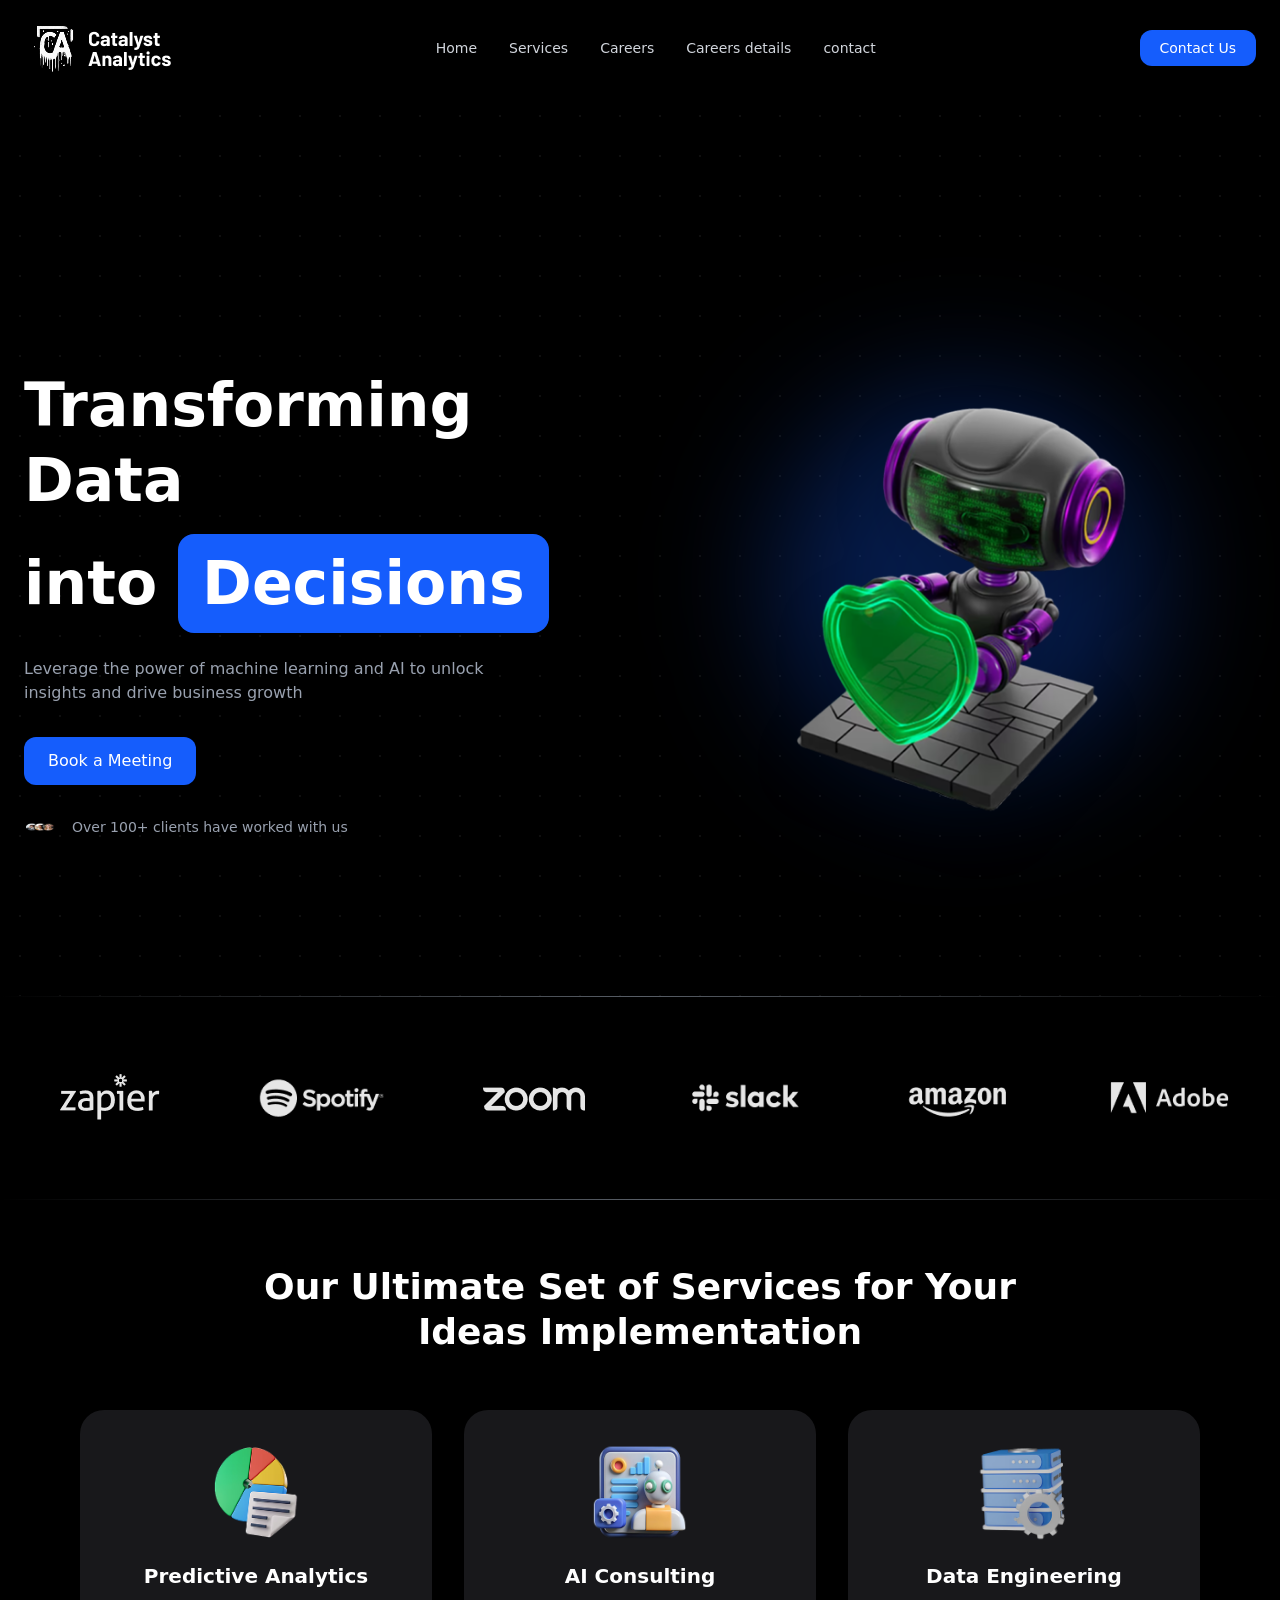
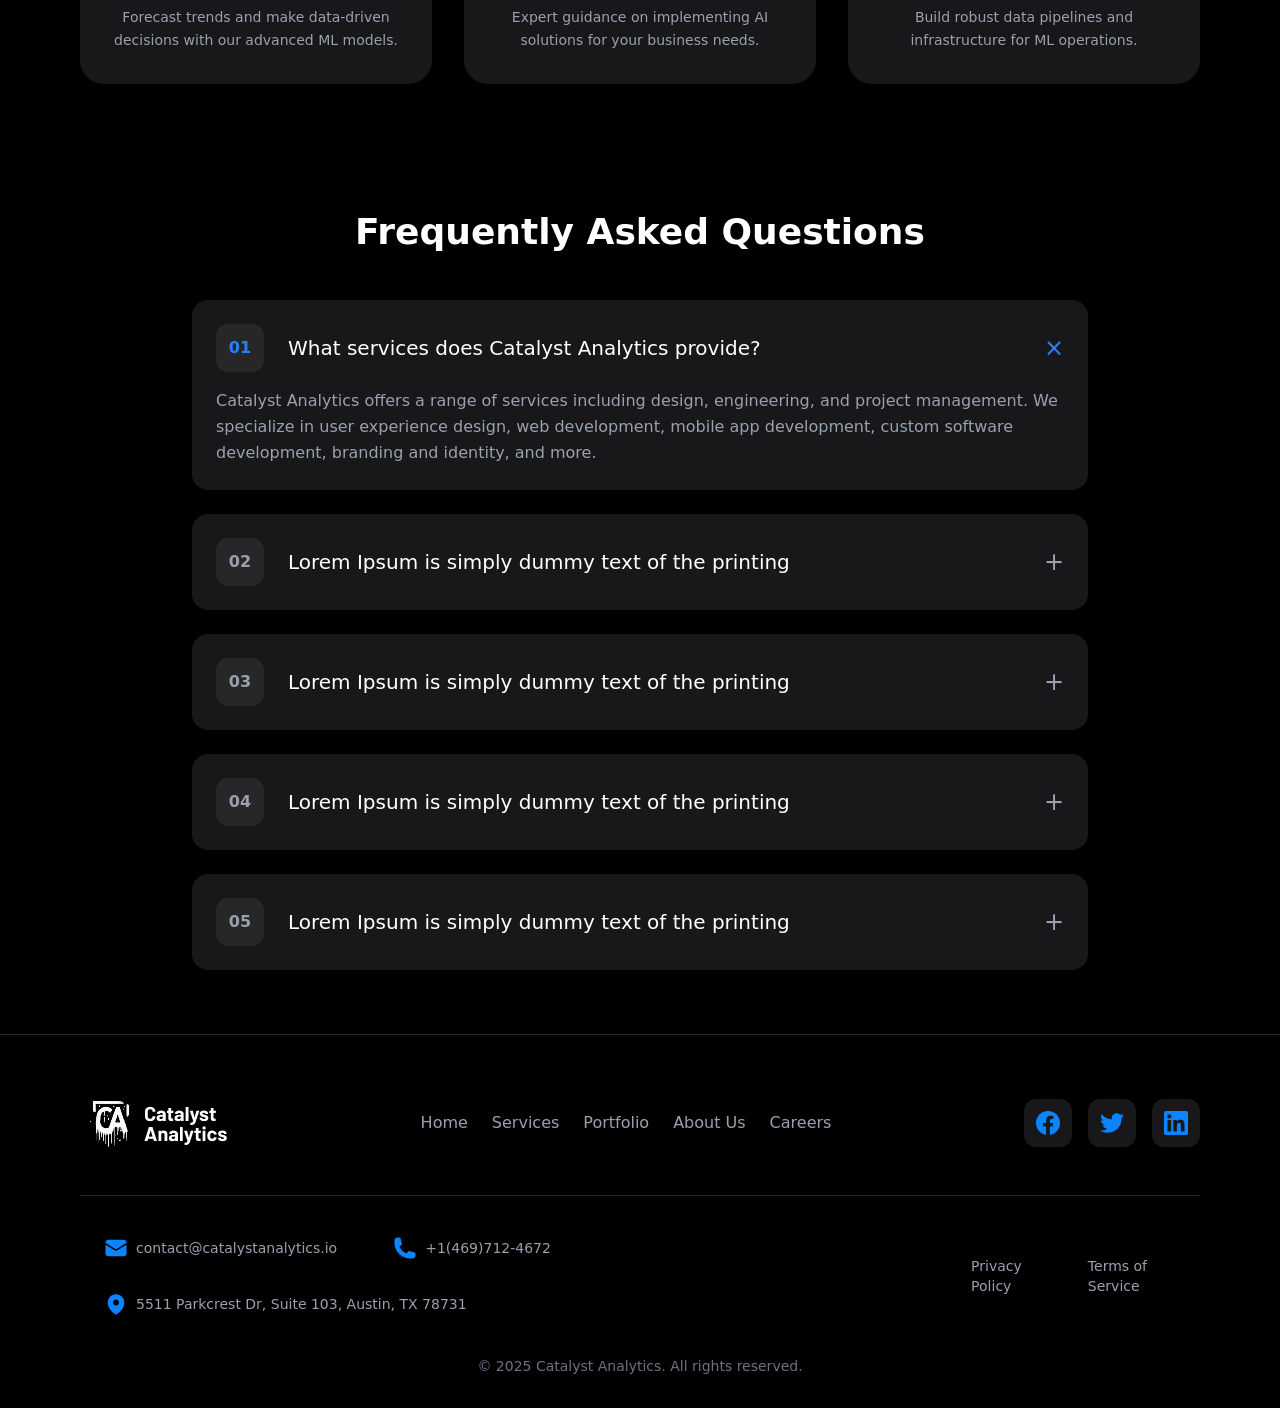
<file: index.html>
<html lang="en">

<head>
    <meta charset="UTF-8">
    <meta name="viewport" content="width=device-width, initial-scale=1.0">
    <title>Document</title>
    <link rel="stylesheet" href="./src/output.css">
</head>

<body class="bg-black text-white ">

    <header class=" top-0 w-full z-50 bg-black/60 backdrop-blur-xl">
        <div class="max-w-7xl mx-auto px-6 py-4 flex items-center justify-between">

            <div class="flex items-center gap-3">
                <img src="./Logo (23).png" alt="">
            </div>

            <nav class="hidden md:flex gap-8 text-gray-300 text-sm">
                <a href="./index.html" class="hover:text-white transition">Home</a>
                <a href="./src/paje 2/index.html" class="hover:text-white transition">Services</a>
                <a href="./src/paje 3/index.html" class="hover:text-white transition">Careers</a>
                 <a href="./src/paje 4/index.html" class="hover:text-white transition">Careers details</a>
                  <a href="./src/paje 5/index.html" class="hover:text-white transition">contact</a>
            </nav>

            <button
                class="hidden md:block bg-blue-600 hover:bg-blue-500 px-5 py-2 rounded-xl text-sm font-medium transition">
                Contact Us
            </button>

            <button class="md:hidden text-2xl">☰</button>
        </div>
    </header>

    <section class="relative min-h-screen flex items-center pt-28">

        <div class="absolute inset-0 opacity-20" style="background-image: radial-gradient(circle, rgba(255,255,255,0.3) 1px, transparent 1px);
              background-size: 40px 40px;">
        </div>

        <div class="relative z-10 max-w-7xl mx-auto px-6 grid md:grid-cols-2 gap-16 items-center">

            <div>

                <h1 class="text-4xl sm:text-5xl lg:text-6xl font-extrabold leading-tight">
                    Transforming Data <br>
                    into
                    <span class="inline-block bg-blue-600 px-6 py-3 rounded-2xl mt-4">
                        Decisions
                    </span>
                </h1>

                <p class="mt-6 text-gray-400 max-w-lg">
                    Leverage the power of machine learning and AI to unlock insights and drive business growth
                </p>

                <button class="mt-8 bg-blue-600 hover:bg-blue-500 px-6 py-3 rounded-xl font-medium transition">
                    Book a Meeting
                </button>

                <div class="mt-8 flex items-center gap-4 text-sm text-gray-400">
                    <div class="flex -space-x-2">
                        <img src="./Group 20 (1).png" class="w-8 h-2.5 rounded-full border border-black">
                       
                    </div>
                    <span>Over 100+ clients have worked with us</span>
                </div>

            </div>
            <div class="relative flex justify-center">

                <div class="absolute w-96 h-96 bg-blue-600/30 blur-3xl rounded-full"></div>

                <img src="./83701034272 1.png" class="relative w-80 md:w-[420px] drop-shadow-2xl">

            </div>
    </section>
    <section class="relative py-16">
    
    <div class="absolute top-0 left-0 w-full h-px bg-gradient-to-r from-transparent via-blue-100 to-transparent opacity-40"></div>
    
    <div class="max-w-7xl mx-auto px-6">
      
      <div class="grid grid-cols-2 sm:grid-cols-3 lg:grid-cols-6 gap-10 items-center justify-items-center">
        
        <div class=" transition duration-300">
          <span class="text-xl font-semibold"><img src="./Logo (24).png" alt=""></span>
        </div>

        <div class="">
      <img src="./Card (1).png" alt="">
        </div>

        <div class="">
          <img src="./Logo (25).png" alt="">
        </div>

        <div class="">
         <img src="./Card (3).png" alt="">
        </div>

        <div class="">
         <img src="./Card (4).png" alt="">
        </div>

        <div class="">
        <img src="./Card (5).png" alt="">
        </div>

      </div>
    </div>

    <div class="absolute bottom-0 left-0 w-full h-px bg-gradient-to-r from-transparent via-blue-100 to-transparent opacity-40"></div>

  </section>


  <section class="relative py-16 px-6 lg:px-20">
    
    <!-- Заголовок -->
    <div class="text-center mb-14">
      <h2 class="text-3xl md:text-4xl font-bold leading-tight">
        Our Ultimate Set of Services for Your
        <br class="hidden md:block">
        Ideas Implementation
      </h2>
    </div>

    <div class="grid gap-8 md:grid-cols-2 lg:grid-cols-3">
      
      <div class="bg-zinc-900 rounded-3xl p-8 text-center shadow-lg ">
        <div class="flex justify-center mb-6">
          <div class="w-24 h-24 "><img src="./72355892508 1.png" alt=""></div>
        </div>
        <h3 class="text-xl font-semibold mb-4">Predictive Analytics</h3>
        <p class="text-gray-400 text-sm leading-relaxed">
          Forecast trends and make data-driven decisions with our advanced ML models.
        </p>
      </div>

      <div class="bg-zinc-900 rounded-3xl p-8 text-center shadow-lg ">
        <div class="flex justify-center mb-6">
          <div class="w-24 h-24 "><img src="./72355892508 1 (2).png" alt=""></div>
        </div>
        <h3 class="text-xl font-semibold mb-4">AI Consulting</h3>
        <p class="text-gray-400 text-sm leading-relaxed">
          Expert guidance on implementing AI solutions for your business needs.
        </p>
      </div>

      <div class="bg-zinc-900 rounded-3xl p-8 text-center shadow-lg ">
        <div class="flex justify-center mb-6">
          <div class="w-24 h-24 "><img src="./72355892508 1 (3).png" alt=""></div>
        </div>
        <h3 class="text-xl font-semibold mb-4">Data Engineering</h3>
        <p class="text-gray-400 text-sm leading-relaxed">
          Build robust data pipelines and infrastructure for ML operations.
        </p>
      </div>

    </div>

  </section>
  <section class="py-16 px-6 lg:px-24">
  
  <!-- Title -->
  <div class="text-center mb-12">
    <h2 class="text-3xl md:text-4xl font-bold">
      Frequently Asked Questions
    </h2>
  </div>

  <div class="max-w-4xl mx-auto space-y-6">

    <!-- Item -->
    <div class="faq-item bg-zinc-900 rounded-2xl p-6 cursor-pointer transition">
      <div class="flex items-center justify-between">
        <div class="flex items-center gap-6">
          <div class="w-12 h-12 flex items-center justify-center rounded-xl bg-zinc-800 text-blue-500 font-semibold">
            01
          </div>
          <h3 class="text-lg md:text-xl font-medium">
            What services does Catalyst Analytics provide?
          </h3>
        </div>
        <span class="icon text-2xl text-blue-500">×</span>
      </div>

      <div class="faq-content mt-4 text-gray-400 text-sm md:text-base leading-relaxed">
        Catalyst Analytics offers a range of services including design, engineering,
        and project management. We specialize in user experience design, web development,
        mobile app development, custom software development, branding and identity, and more.
      </div>
    </div>

    <!-- Item -->
    <div class="faq-item bg-zinc-900 rounded-2xl p-6 cursor-pointer transition">
      <div class="flex items-center justify-between">
        <div class="flex items-center gap-6">
          <div class="w-12 h-12 flex items-center justify-center rounded-xl bg-zinc-800 text-gray-400 font-semibold">
            02
          </div>
          <h3 class="text-lg md:text-xl font-medium">
            Lorem Ipsum is simply dummy text of the printing
          </h3>
        </div>
        <span class="icon text-2xl text-gray-400">+</span>
      </div>

      <div class="faq-content hidden mt-4 text-gray-400 text-sm md:text-base leading-relaxed">
        Lorem Ipsum is simply dummy text of the printing and typesetting industry.
      </div>
    </div>

    <div class="faq-item bg-zinc-900 rounded-2xl p-6 cursor-pointer transition">
      <div class="flex items-center justify-between">
        <div class="flex items-center gap-6">
          <div class="w-12 h-12 flex items-center justify-center rounded-xl bg-zinc-800 text-gray-400 font-semibold">
            03
          </div>
          <h3 class="text-lg md:text-xl font-medium">
            Lorem Ipsum is simply dummy text of the printing
          </h3>
        </div>
        <span class="icon text-2xl text-gray-400">+</span>
      </div>

      <div class="faq-content hidden mt-4 text-gray-400 text-sm md:text-base leading-relaxed">
        Lorem Ipsum is simply dummy text of the printing and typesetting industry.
      </div>
      
    </div>
    <div class="faq-item bg-zinc-900 rounded-2xl p-6 cursor-pointer transition">
      <div class="flex items-center justify-between">
        <div class="flex items-center gap-6">
          <div class="w-12 h-12 flex items-center justify-center rounded-xl bg-zinc-800 text-gray-400 font-semibold">
            04
          </div>
          <h3 class="text-lg md:text-xl font-medium">
            Lorem Ipsum is simply dummy text of the printing
          </h3>
        </div>
        <span class="icon text-2xl text-gray-400">+</span>
      </div>

      <div class="faq-content hidden mt-4 text-gray-400 text-sm md:text-base leading-relaxed">
        Lorem Ipsum is simply dummy text of the printing and typesetting industry.
      </div>
      
    </div>
     <div class="faq-item bg-zinc-900 rounded-2xl p-6 cursor-pointer transition">
      <div class="flex items-center justify-between">
        <div class="flex items-center gap-6">
          <div class="w-12 h-12 flex items-center justify-center rounded-xl bg-zinc-800 text-gray-400 font-semibold">
            05
          </div>
          <h3 class="text-lg md:text-xl font-medium">
            Lorem Ipsum is simply dummy text of the printing
          </h3>
        </div>
        <span class="icon text-2xl text-gray-400">+</span>
      </div>

      <div class="faq-content hidden mt-4 text-gray-400 text-sm md:text-base leading-relaxed">
        Lorem Ipsum is simply dummy text of the printing and typesetting industry.
      </div>
      
    </div>
  </div>
</section>
<footer class="border-t border-zinc-800 pt-14 pb-8 px-6 lg:px-20 text-white">

  <div class="max-w-7xl mx-auto">

    <div class="flex flex-col lg:flex-row lg:items-center lg:justify-between gap-10">

      <div>
        <img src="./Logo (23).png" alt="">
      </div>

      <nav class="flex flex-wrap justify-center gap-6 text-gray-400">
        <a href="#" class="hover:text-white transition">Home</a>
        <a href="#" class="hover:text-white transition">Services</a>
        <a href="#" class="hover:text-white transition">Portfolio</a>
        <a href="#" class="hover:text-white transition">About Us</a>
        <a href="#" class="hover:text-white transition">Careers</a>
      </nav>
      <div class="flex gap-4 justify-center lg:justify-end">
        <a href="#" class="w-12 h-12 flex items-center justify-center bg-zinc-900 rounded-xl hover:bg-blue-600 transition">
          <i data-lucide="facebook"><img src="./Icon (40).png" alt=""></i>
        </a>
        <a href="#" class="w-12 h-12 flex items-center justify-center bg-zinc-900 rounded-xl hover:bg-sky-500 transition">
          <i data-lucide="twitter"><img src="./Icon (41).png" alt=""></i>
        </a>
        <a href="#" class="w-12 h-12 flex items-center justify-center bg-zinc-900 rounded-xl hover:bg-blue-700 transition">
          <i data-lucide="linkedin"><img src="./Icon (42).png" alt=""></i>
        </a>
      </div>

    </div>

    <div class="border-t border-zinc-800 my-10"></div>

    <div class="flex flex-col lg:flex-row lg:items-center lg:justify-between gap-6 text-gray-400 text-sm">

      <div class="flex flex-col md:flex-row md:flex-wrap gap-4 md:gap-8">
        <div class="flex items-center gap-2">
          <i data-lucide="mail" class="w-4 h-4 text-blue-500"></i>
          <img src="./Icon (43).png" alt=""> contact@catalystanalytics.io
        </div>
        <div class="flex items-center gap-2">
          <i data-lucide="phone" class="w-4 h-4 text-blue-500"></i>
          <img src="./Icon (44).png" alt=""> +1(469)712-4672
        </div>
        <div class="flex items-center gap-2">
          <i data-lucide="map-pin" class="w-4 h-4 text-blue-500"></i>
          <img src="./Icon (45).png" alt=""> 5511 Parkcrest Dr, Suite 103, Austin, TX 78731
        </div>
      </div>

      <div class="flex gap-6">
        <a href="#" class="hover:text-white transition">Privacy Policy</a>
        <a href="#" class="hover:text-white transition">Terms of Service</a>
      </div>

    </div>

    <div class="text-center text-gray-500 text-sm mt-10">
      © 2025 Catalyst Analytics. All rights reserved.
    </div>

  </div>

</footer>
</body>

</html>
</file>
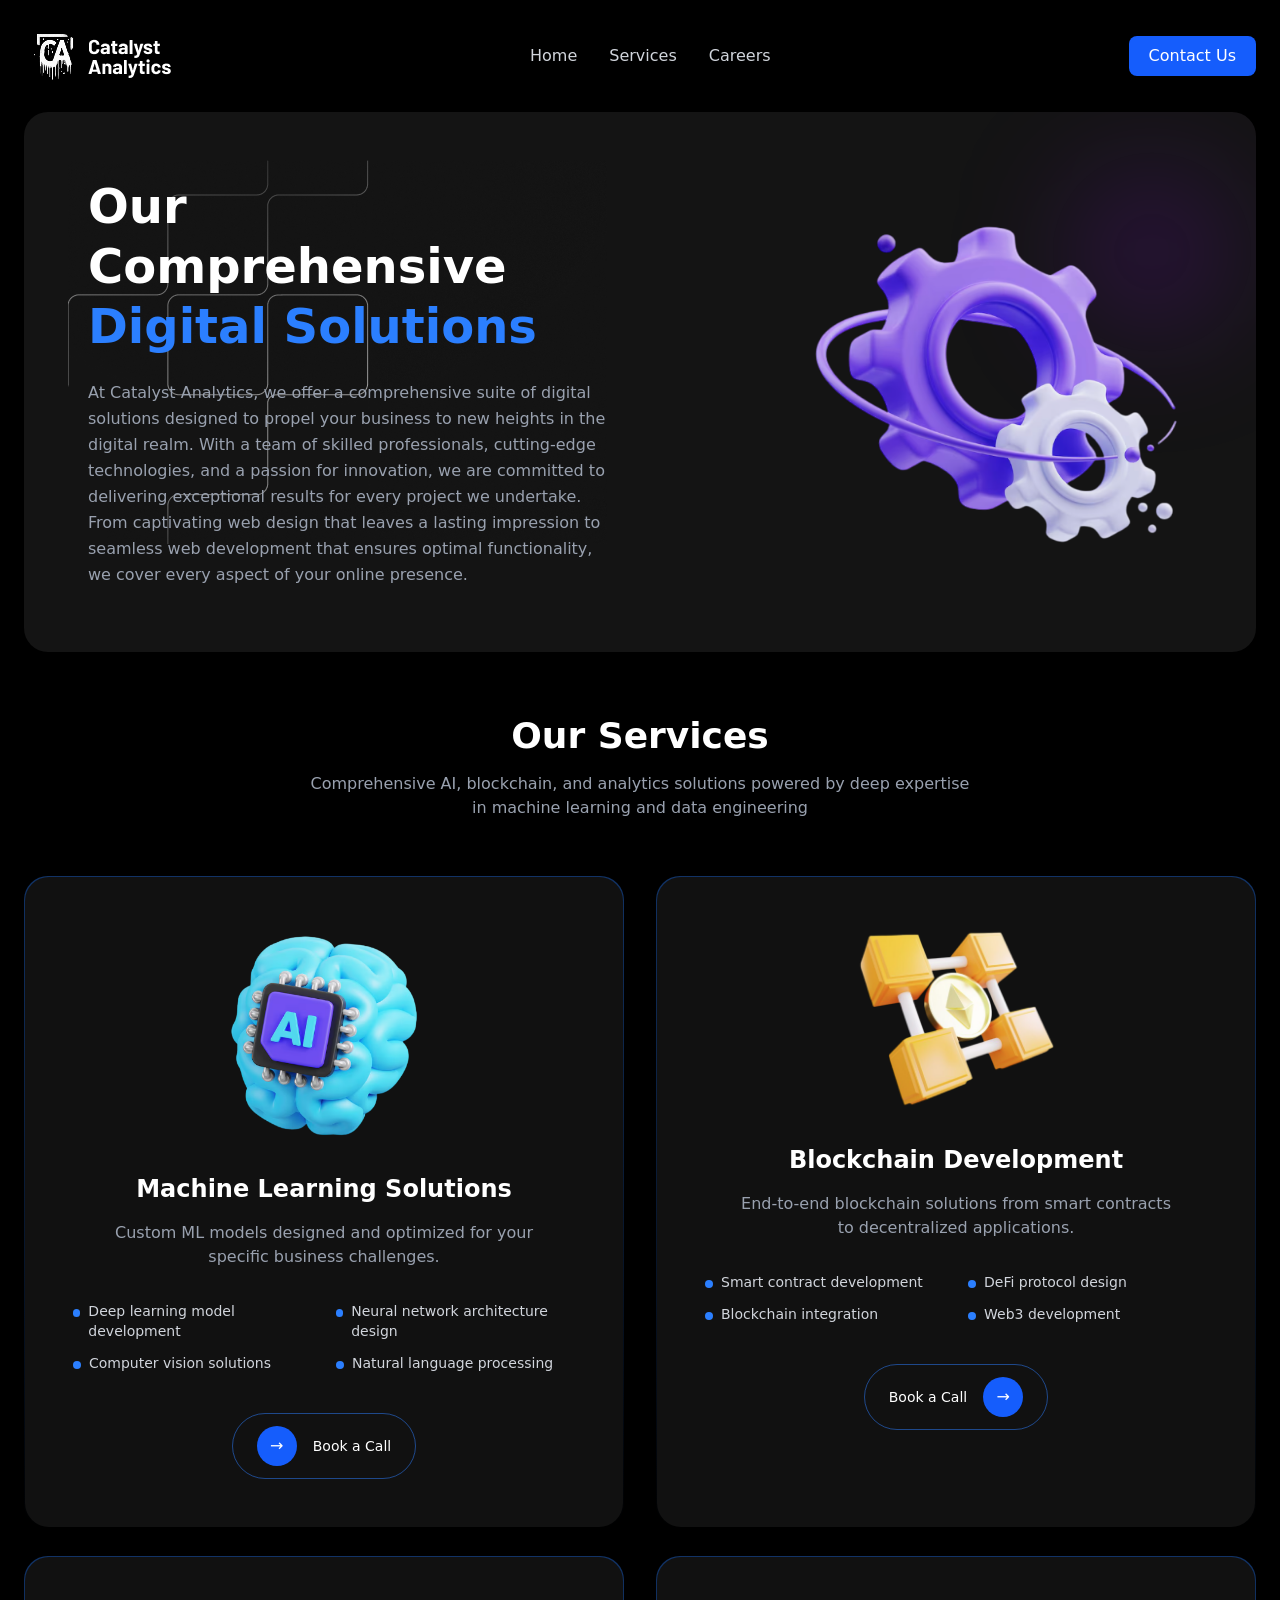
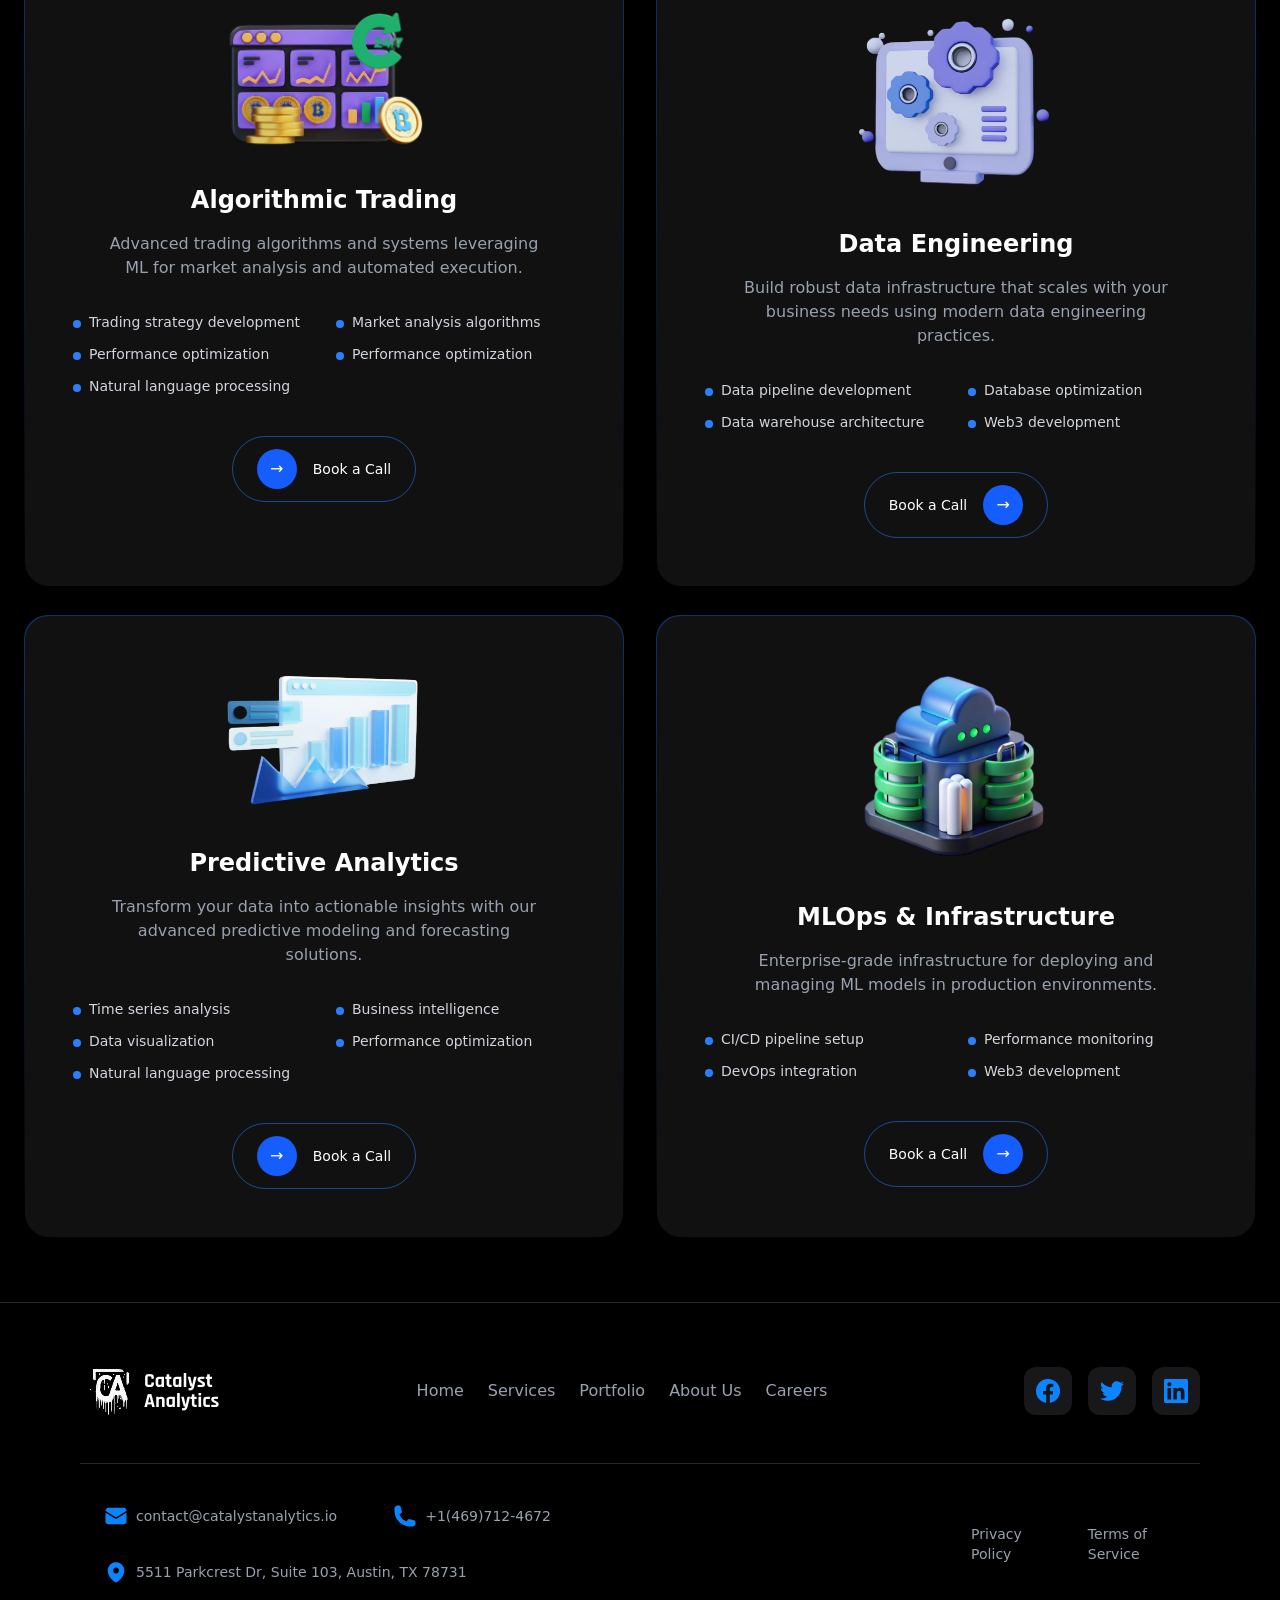
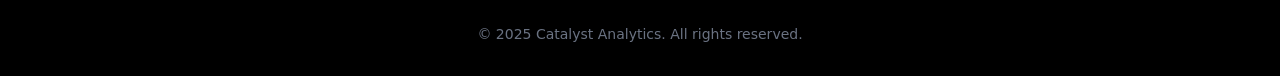
<file: src/paje 2/index.html>
<html lang="en">

<head>
    <meta charset="UTF-8">
    <meta name="viewport" content="width=device-width, initial-scale=1.0">
    <title>Document</title>
    <link rel="stylesheet" href="../output.css">
</head>

<body>

    <body class="bg-black text-white">

        <header class="container mx-auto px-6 py-6 flex items-center justify-between">
            <div class="text-xl font-bold">
                <img src="./Logo (26).png" alt="">
            </div>

            <nav class="hidden md:flex gap-8 text-gray-300">
                <a href="#" class="hover:text-white">Home</a>
                <a href="#" class="hover:text-white">Services</a>
                <a href="#" class="hover:text-white">Careers</a>
            </nav>

            <button class="hidden md:block bg-blue-600 hover:bg-blue-700 px-5 py-2 rounded-lg">
                Contact Us
            </button>

            <button class="md:hidden text-white">
                ☰
            </button>
        </header>

        <section class="container mx-auto px-6">
            <div class="relative bg-[#141414] rounded-3xl overflow-hidden p-8 md:p-16">

                <div class="absolute top-10 left-10 w-full h-20 "><img
                        src="./f922a48ea78c1993f691db0e005ad82576e9927a (2).png" alt=""></div>

                <div class="grid md:grid-cols-2 gap-10 items-center relative z-10">

                    <div>
                        <h1 class="text-5xl md:text-5xl font-bold leading-tight">
                            Our Comprehensive
                            <span class="text-blue-500">Digital Solutions</span>
                        </h1>

                        <p class="mt-6 text-gray-400 leading-relaxed max-w-xl">
                            At Catalyst Analytics, we offer a comprehensive suite of digital solutions designed to
                            propel your business to new heights in the digital realm. With a team of skilled
                            professionals, cutting-edge technologies, and a passion for innovation, we are committed to
                            delivering exceptional results for every project we undertake. From captivating web design
                            that leaves a lasting impression to seamless web development that ensures optimal
                            functionality, we cover every aspect of your online presence.
                        </p>

                    </div>

                    <div class="relative flex justify-center md:justify-end">

                        <img src="./335cb7833ea3302b73e1def97ae23531cdd9c7be.png" alt="Gear"
                            class="w-72 md:w-96 relative z-20" />

                        <div class="absolute -top-10 -right-10 w-40 h-40 bg-purple-600/20 rounded-full blur-3xl"></div>

                    </div>
                </div>
            </div>
        </section>
        <section class="bg-black text-white py-16 px-4 md:px-6">
            <div class="max-w-7xl mx-auto">

                <div class="text-center mb-14">
                    <h2 class="text-3xl md:text-4xl font-bold">Our Services</h2>
                    <p class="text-gray-400 mt-4 max-w-2xl mx-auto text-sm md:text-base">
                        Comprehensive AI, blockchain, and analytics solutions powered by deep expertise in machine
                        learning and data engineering
                    </p>
                </div>

                <div class="grid gap-8 md:grid-cols-2">

                    <div class="relative rounded-3xl p-[1px] bg-gradient-to-b from-blue-500/40 to-transparent">
                        <div class="bg-[#111] rounded-3xl p-8 md:p-12 h-full">

                            <div class="flex justify-center mb-8">
                                <img src="./b859834fb3c9cd41241814d08ecd55f7a33f60e9 (1).png"
                                    class="w-40 md:w-52 max-w-full" alt="">
                            </div>

                            <h3 class="text-xl md:text-2xl font-semibold text-center mb-4">
                                Machine Learning Solutions
                            </h3>

                            <p class="text-gray-400 text-center text-sm md:text-base max-w-md mx-auto">
                                Custom ML models designed and optimized for your specific business challenges.
                            </p>

                            <div class="grid grid-cols-1 sm:grid-cols-2 gap-y-3 gap-x-6 mt-8 text-sm text-gray-300">
                                <div class="flex items-start gap-2">
                                    <span class="w-2 h-2 bg-blue-500 rounded-full mt-2"></span>
                                    Deep learning model development
                                </div>
                                <div class="flex items-start gap-2">
                                    <span class="w-2 h-2 bg-blue-500 rounded-full mt-2"></span>
                                    Neural network architecture design
                                </div>
                                <div class="flex items-start gap-2">
                                    <span class="w-2 h-2 bg-blue-500 rounded-full mt-2"></span>
                                    Computer vision solutions
                                </div>
                                <div class="flex items-start gap-2">
                                    <span class="w-2 h-2 bg-blue-500 rounded-full mt-2"></span>
                                    Natural language processing
                                </div>
                            </div>

                            <div class="flex justify-center mt-10">
                                <button
                                    class="flex items-center gap-4 border border-blue-500/50 rounded-full px-6 py-3 hover:bg-blue-600/10 transition">
                                    <span class="w-10 h-10 flex items-center justify-center bg-blue-600 rounded-full">
                                        →
                                    </span>
                                    <span class="text-sm">Book a Call</span>
                                </button>
                            </div>

                        </div>
                    </div>

                    <div class="relative rounded-3xl p-[1px] bg-gradient-to-b from-blue-500/40 to-transparent">
                        <div class="bg-[#111] rounded-3xl p-8 md:p-12 h-full">

                            <div class="flex justify-center mb-8">
                                <img src="./1494c3db30ae0e3c056b7cbe1f07dc2c66cd7ca6.png"
                                    class="w-40 md:w-52 max-w-full" alt="">
                            </div>

                            <h3 class="text-xl md:text-2xl font-semibold text-center mb-4">
                                Blockchain Development
                            </h3>

                            <p class="text-gray-400 text-center text-sm md:text-base max-w-md mx-auto">
                                End-to-end blockchain solutions from smart contracts to decentralized applications.
                            </p>

                            <div class="grid grid-cols-1 sm:grid-cols-2 gap-y-3 gap-x-6 mt-8 text-sm text-gray-300">
                                <div class="flex items-start gap-2">
                                    <span class="w-2 h-2 bg-blue-500 rounded-full mt-2"></span>
                                    Smart contract development
                                </div>
                                <div class="flex items-start gap-2">
                                    <span class="w-2 h-2 bg-blue-500 rounded-full mt-2"></span>
                                    DeFi protocol design
                                </div>
                                <div class="flex items-start gap-2">
                                    <span class="w-2 h-2 bg-blue-500 rounded-full mt-2"></span>
                                    Blockchain integration
                                </div>
                                <div class="flex items-start gap-2">
                                    <span class="w-2 h-2 bg-blue-500 rounded-full mt-2"></span>
                                    Web3 development
                                </div>
                            </div>

                            <div class="flex justify-center mt-10">
                                <button
                                    class="flex items-center gap-4 border border-blue-500/50 rounded-full px-6 py-3 hover:bg-blue-600/10 transition">
                                    <span class="text-sm">Book a Call</span>
                                    <span class="w-10 h-10 flex items-center justify-center bg-blue-600 rounded-full">
                                        →
                                    </span>
                                </button>
                            </div>

                        </div>
                    </div>

                </div>
                <div class="grid gap-8 md:grid-cols-2 mt-7">

                    <div class="relative rounded-3xl p-[1px] bg-gradient-to-b from-blue-500/40 to-transparent">
                        <div class="bg-[#111] rounded-3xl p-8 md:p-12 h-full">

                            <div class="flex justify-center mb-8">
                                <img src="./d46c5c2de26d96472bdccfc89c6de8a6e6d5bf14.png"
                                    class="w-40 md:w-52 max-w-full" alt="">
                            </div>

                            <h3 class="text-xl md:text-2xl font-semibold text-center mb-4">
                                Algorithmic Trading
                            </h3>

                            <p class="text-gray-400 text-center text-sm md:text-base max-w-md mx-auto">
                                Advanced trading algorithms and systems leveraging ML for market analysis and automated
                                execution.
                            </p>

                            <div class="grid grid-cols-1 sm:grid-cols-2 gap-y-3 gap-x-6 mt-8 text-sm text-gray-300">
                                <div class="flex items-start gap-2">
                                    <span class="w-2 h-2 bg-blue-500 rounded-full mt-2"></span>
                                    Trading strategy development
                                </div>
                                <div class="flex items-start gap-2">
                                    <span class="w-2 h-2 bg-blue-500 rounded-full mt-2"></span>
                                    Market analysis algorithms
                                </div>
                                <div class="flex items-start gap-2">
                                    <span class="w-2 h-2 bg-blue-500 rounded-full mt-2"></span>
                                    Performance optimization
                                </div>
                                <div class="flex items-start gap-2">
                                    <span class="w-2 h-2 bg-blue-500 rounded-full mt-2"></span>
                                    Performance optimization
                                </div>
                                <div class="flex items-start gap-2">
                                    <span class="w-2 h-2 bg-blue-500 rounded-full mt-2"></span>
                                    Natural language processing
                                </div>
                            </div>

                            <div class="flex justify-center mt-10">
                                <button
                                    class="flex items-center gap-4 border border-blue-500/50 rounded-full px-6 py-3 hover:bg-blue-600/10 transition">
                                    <span class="w-10 h-10 flex items-center justify-center bg-blue-600 rounded-full">
                                        →
                                    </span>
                                    <span class="text-sm">Book a Call</span>
                                </button>
                            </div>

                        </div>
                    </div>

                    <div class="relative rounded-3xl p-[1px] bg-gradient-to-b from-blue-500/40 to-transparent">
                        <div class="bg-[#111] rounded-3xl p-8 md:p-12 h-full">

                            <div class="flex justify-center mb-8">
                                <img src="./28e58b6044fe6a99c26b34cb4d97f02e658df2f5.png"
                                    class="w-40 md:w-52 max-w-full" alt="">
                            </div>

                            <h3 class="text-xl md:text-2xl font-semibold text-center mb-4">
                                Data Engineering
                            </h3>

                            <p class="text-gray-400 text-center text-sm md:text-base max-w-md mx-auto">
                                Build robust data infrastructure that scales with your business needs using modern data
                                engineering practices.
                            </p>

                            <div class="grid grid-cols-1 sm:grid-cols-2 gap-y-3 gap-x-6 mt-8 text-sm text-gray-300">
                                <div class="flex items-start gap-2">
                                    <span class="w-2 h-2 bg-blue-500 rounded-full mt-2"></span>
                                    Data pipeline development
                                </div>
                                <div class="flex items-start gap-2">
                                    <span class="w-2 h-2 bg-blue-500 rounded-full mt-2"></span>
                                    Database optimization
                                </div>
                                <div class="flex items-start gap-2">
                                    <span class="w-2 h-2 bg-blue-500 rounded-full mt-2"></span>
                                    Data warehouse architecture
                                </div>
                                <div class="flex items-start gap-2">
                                    <span class="w-2 h-2 bg-blue-500 rounded-full mt-2"></span>
                                    Web3 development
                                </div>
                            </div>

                            <div class="flex justify-center mt-10">
                                <button
                                    class="flex items-center gap-4 border border-blue-500/50 rounded-full px-6 py-3 hover:bg-blue-600/10 transition">
                                    <span class="text-sm">Book a Call</span>
                                    <span class="w-10 h-10 flex items-center justify-center bg-blue-600 rounded-full">
                                        →
                                    </span>
                                </button>
                            </div>

                        </div>
                    </div>

                </div>
                <div class="grid gap-8 md:grid-cols-2 mt-7">

                    <div class="relative rounded-3xl p-[1px] bg-gradient-to-b from-blue-500/40 to-transparent">
                        <div class="bg-[#111] rounded-3xl p-8 md:p-12 h-full">

                            <div class="flex justify-center mb-8">
                                <img src="./3468a2a34dd635b80fe7f6e8755efc5084113b61.png"
                                    class="w-40 md:w-52 max-w-full" alt="">
                            </div>

                            <h3 class="text-xl md:text-2xl font-semibold text-center mb-4">
                                Predictive Analytics
                            </h3>

                            <p class="text-gray-400 text-center text-sm md:text-base max-w-md mx-auto">
                                Transform your data into actionable insights with our advanced predictive modeling and
                                forecasting solutions.
                            </p>

                            <div class="grid grid-cols-1 sm:grid-cols-2 gap-y-3 gap-x-6 mt-8 text-sm text-gray-300">
                                <div class="flex items-start gap-2">
                                    <span class="w-2 h-2 bg-blue-500 rounded-full mt-2"></span>
                                    Time series analysis
                                </div>
                                <div class="flex items-start gap-2">
                                    <span class="w-2 h-2 bg-blue-500 rounded-full mt-2"></span>
                                    Business intelligence
                                </div>
                                <div class="flex items-start gap-2">
                                    <span class="w-2 h-2 bg-blue-500 rounded-full mt-2"></span>
                                    Data visualization
                                </div>
                                <div class="flex items-start gap-2">
                                    <span class="w-2 h-2 bg-blue-500 rounded-full mt-2"></span>
                                    Performance optimization
                                </div>
                                <div class="flex items-start gap-2">
                                    <span class="w-2 h-2 bg-blue-500 rounded-full mt-2"></span>
                                    Natural language processing
                                </div>
                            </div>

                            <div class="flex justify-center mt-10">
                                <button
                                    class="flex items-center gap-4 border border-blue-500/50 rounded-full px-6 py-3 hover:bg-blue-600/10 transition">
                                    <span class="w-10 h-10 flex items-center justify-center bg-blue-600 rounded-full">
                                        →
                                    </span>
                                    <span class="text-sm">Book a Call</span>
                                </button>
                            </div>

                        </div>
                    </div>

                    <div class="relative rounded-3xl p-[1px] bg-gradient-to-b from-blue-500/40 to-transparent">
                        <div class="bg-[#111] rounded-3xl p-8 md:p-12 h-full">

                            <div class="flex justify-center mb-8">
                                <img src="./64de58e8a7ded9c51e25fd27f35508bb06a4e5a9.png"
                                    class="w-40 md:w-52 max-w-full" alt="">
                            </div>

                            <h3 class="text-xl md:text-2xl font-semibold text-center mb-4">
                                MLOps & Infrastructure
                            </h3>

                            <p class="text-gray-400 text-center text-sm md:text-base max-w-md mx-auto">
                                Enterprise-grade infrastructure for deploying and managing ML models in production
                                environments.
                            </p>

                            <div class="grid grid-cols-1 sm:grid-cols-2 gap-y-3 gap-x-6 mt-8 text-sm text-gray-300">
                                <div class="flex items-start gap-2">
                                    <span class="w-2 h-2 bg-blue-500 rounded-full mt-2"></span>
                                    CI/CD pipeline setup
                                </div>
                                <div class="flex items-start gap-2">
                                    <span class="w-2 h-2 bg-blue-500 rounded-full mt-2"></span>
                                    Performance monitoring
                                </div>
                                <div class="flex items-start gap-2">
                                    <span class="w-2 h-2 bg-blue-500 rounded-full mt-2"></span>
                                DevOps integration
                                </div>
                                <div class="flex items-start gap-2">
                                    <span class="w-2 h-2 bg-blue-500 rounded-full mt-2"></span>
                                    Web3 development
                                </div>
                            </div>

                            <div class="flex justify-center mt-10">
                                <button
                                    class="flex items-center gap-4 border border-blue-500/50 rounded-full px-6 py-3 hover:bg-blue-600/10 transition">
                                    <span class="text-sm">Book a Call</span>
                                    <span class="w-10 h-10 flex items-center justify-center bg-blue-600 rounded-full">
                                        →
                                    </span>
                                </button>
                            </div>

                        </div>
                    </div>

                </div>


            </div>
        </section>
        <footer class="border-t border-zinc-800 pt-14 pb-8 px-6 lg:px-20 text-white">

  <div class="max-w-7xl mx-auto">

    <div class="flex flex-col lg:flex-row lg:items-center lg:justify-between gap-10">

      <div>
        <img src="./Logo (27).png" alt="">
      </div>

      <nav class="flex flex-wrap justify-center gap-6 text-gray-400">
        <a href="#" class="hover:text-white transition">Home</a>
        <a href="#" class="hover:text-white transition">Services</a>
        <a href="#" class="hover:text-white transition">Portfolio</a>
        <a href="#" class="hover:text-white transition">About Us</a>
        <a href="#" class="hover:text-white transition">Careers</a>
      </nav>
      <div class="flex gap-4 justify-center lg:justify-end">
        <a href="#" class="w-12 h-12 flex items-center justify-center bg-zinc-900 rounded-xl hover:bg-blue-600 transition">
          <i data-lucide="facebook"><img src="./Icon (50).png" alt=""></i>
        </a>
        <a href="#" class="w-12 h-12 flex items-center justify-center bg-zinc-900 rounded-xl hover:bg-sky-500 transition">
          <i data-lucide="twitter"><img src="./Icon (51).png" alt=""></i>
        </a>
        <a href="#" class="w-12 h-12 flex items-center justify-center bg-zinc-900 rounded-xl hover:bg-blue-700 transition">
          <i data-lucide="linkedin"><img src="./Icon (52).png" alt=""></i>
        </a>
      </div>

    </div>

    <div class="border-t border-zinc-800 my-10"></div>

    <div class="flex flex-col lg:flex-row lg:items-center lg:justify-between gap-6 text-gray-400 text-sm">

      <div class="flex flex-col md:flex-row md:flex-wrap gap-4 md:gap-8">
        <div class="flex items-center gap-2">
          <i data-lucide="mail" class="w-4 h-4 text-blue-500"></i>
          <img src="./Icon (46).png" alt=""> contact@catalystanalytics.io
        </div>
        <div class="flex items-center gap-2">
          <i data-lucide="phone" class="w-4 h-4 text-blue-500"></i>
          <img src="./Icon (47).png" alt=""> +1(469)712-4672
        </div>
        <div class="flex items-center gap-2">
          <i data-lucide="map-pin" class="w-4 h-4 text-blue-500"></i>
          <img src="./Icon (48).png" alt=""> 5511 Parkcrest Dr, Suite 103, Austin, TX 78731
        </div>
      </div>

      <div class="flex gap-6">
        <a href="#" class="hover:text-white transition">Privacy Policy</a>
        <a href="#" class="hover:text-white transition">Terms of Service</a>
      </div>

    </div>

    <div class="text-center text-gray-500 text-sm mt-10">
      © 2025 Catalyst Analytics. All rights reserved.
    </div>

  </div>

</footer>
    </body>

</html>
</file>
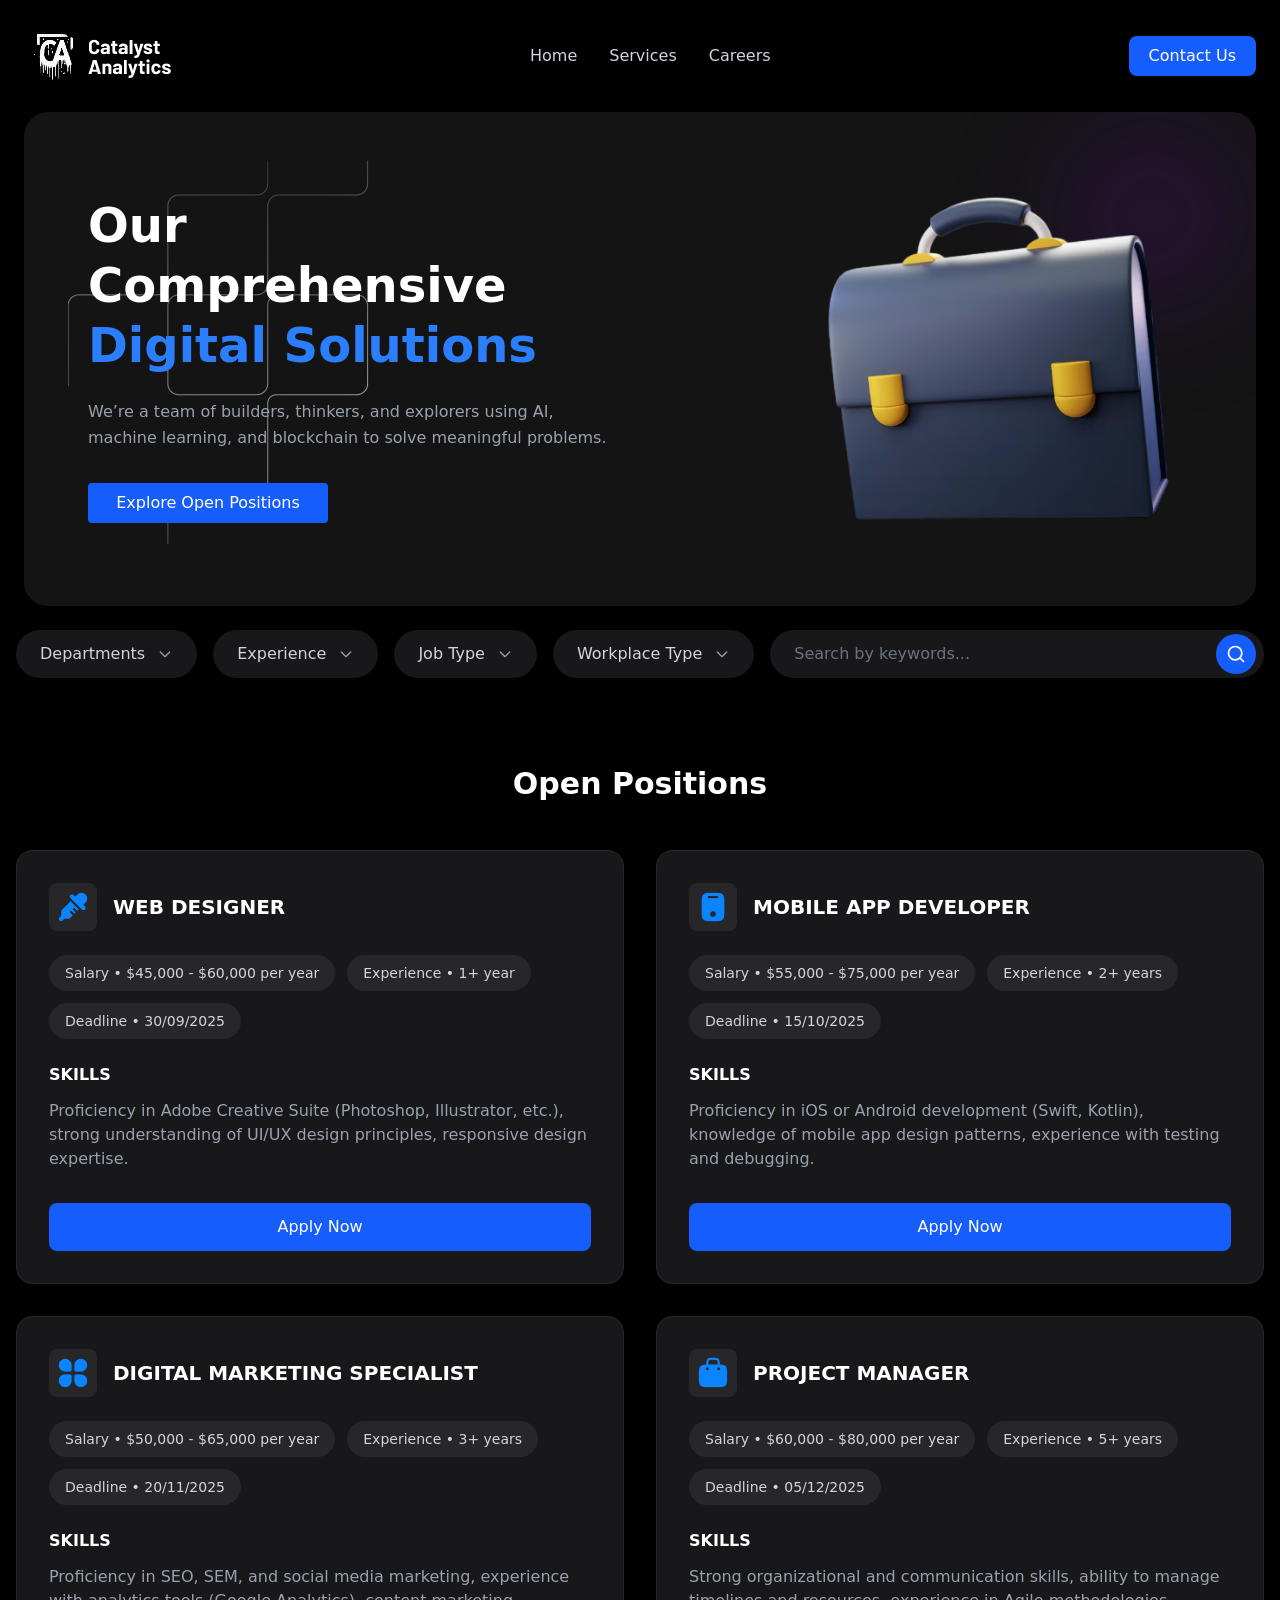
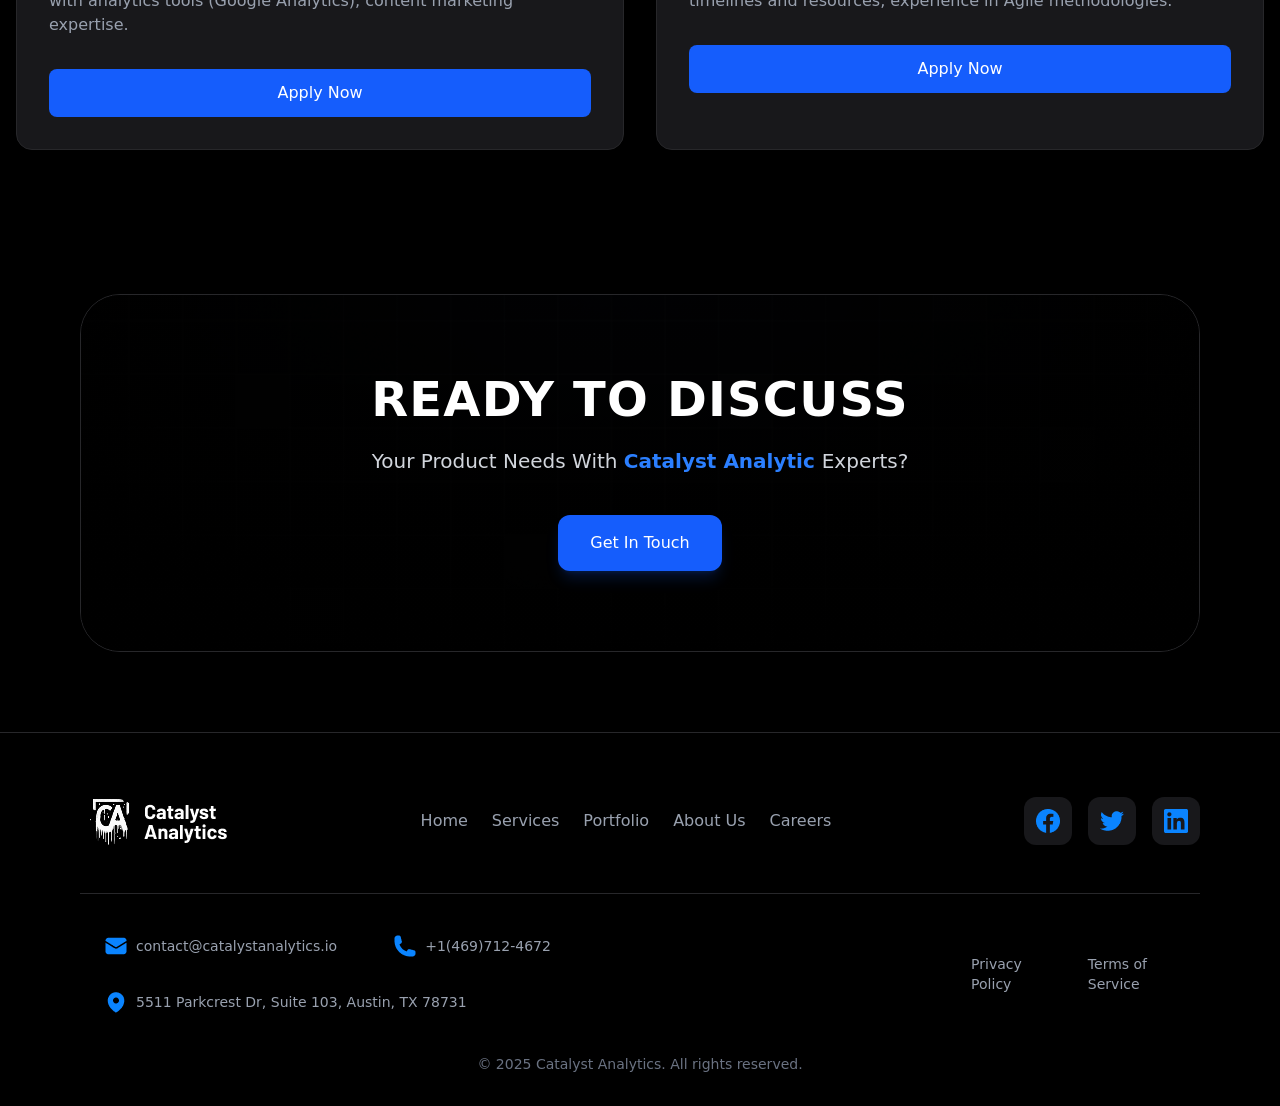
<file: src/paje 3/index.html>
<html lang="en">
<head>
    <meta charset="UTF-8">
    <meta name="viewport" content="width=device-width, initial-scale=1.0">
    <title>Document</title>
    <link rel="stylesheet" href="../output.css">
</head>
<body>
    <body class="bg-black text-white">

        <header class="container mx-auto px-6 py-6 flex items-center justify-between">
            <div class="text-xl font-bold">
               <img src="./Logo (30).png" alt="">
            </div>

            <nav class="hidden md:flex gap-8 text-gray-300">
                <a href="#" class="hover:text-white">Home</a>
                <a href="#" class="hover:text-white">Services</a>
                <a href="#" class="hover:text-white">Careers</a>
            </nav>

            <button class="hidden md:block bg-blue-600 hover:bg-blue-700 px-5 py-2 rounded-lg">
                Contact Us
            </button>

            <button class="md:hidden text-white">
                ☰
            </button>
        </header>

        <section class="container mx-auto px-6">
            <div class="relative bg-[#141414] rounded-3xl overflow-hidden p-8 md:p-16">

                <div class="absolute top-10 left-10 w-full h-20 "><img
                        src="./f922a48ea78c1993f691db0e005ad82576e9927a (4).png" alt=""></div>

                <div class="grid md:grid-cols-2 gap-10 items-center relative z-10">

                    <div>
                        <h1 class="text-3xl md:text-5xl font-bold leading-tight">
                            Our Comprehensive
                            <span class="text-blue-500">Digital Solutions</span>
                        </h1>

                        <p class="mt-6 text-gray-400 leading-relaxed max-w-xl">
                            We’re a team of builders, thinkers, and explorers using AI, machine learning, and blockchain
                            to solve meaningful problems.
                        </p>
                        <button class="w-60 mt-8 px-4 py-2 rounded bg-blue-600">Explore Open Positions</button>
                    </div>

                    <div class="relative flex justify-center md:justify-end">

                        <img src="./761bea50aa3255c343c9cde04d43b35de22e0b57.png" alt="Gear" class="w-72 md:w-96 relative z-20" />

                        <div class="absolute -top-10 -right-10 w-40 h-40 bg-purple-600/20 rounded-full blur-3xl"></div>

                    </div>
                </div>
            </div>
        </section>
        <div class="w-full bg-{#0B0B0B} py-6">
  <div class="max-w-7xl mx-auto px-4">
    
    <div class="hidden lg:flex items-center gap-4">
      
      <div class="relative">
        <button class="bg-zinc-900 text-gray-300 px-6 py-3 rounded-full flex items-center gap-3 hover:bg-zinc-800 transition">
          Departments
          <svg class="w-4 h-4 opacity-70" fill="none" stroke="currentColor" stroke-width="2" viewBox="0 0 24 24">
            <path stroke-linecap="round" stroke-linejoin="round" d="M19 9l-7 7-7-7"/>
          </svg>
        </button>
      </div>

      <div>
        <button class="bg-zinc-900 text-gray-300 px-6 py-3 rounded-full flex items-center gap-3 hover:bg-zinc-800 transition">
          Experience
          <svg class="w-4 h-4 opacity-70" fill="none" stroke="currentColor" stroke-width="2" viewBox="0 0 24 24">
            <path stroke-linecap="round" stroke-linejoin="round" d="M19 9l-7 7-7-7"/>
          </svg>
        </button>
      </div>

      <div>
        <button class="bg-zinc-900 text-gray-300 px-6 py-3 rounded-full flex items-center gap-3 hover:bg-zinc-800 transition">
          Job Type
          <svg class="w-4 h-4 opacity-70" fill="none" stroke="currentColor" stroke-width="2" viewBox="0 0 24 24">
            <path stroke-linecap="round" stroke-linejoin="round" d="M19 9l-7 7-7-7"/>
          </svg>
        </button>
      </div>

      <div>
        <button class="bg-zinc-900 text-gray-300 px-6 py-3 rounded-full flex items-center gap-3 hover:bg-zinc-800 transition">
          Workplace Type
          <svg class="w-4 h-4 opacity-70" fill="none" stroke="currentColor" stroke-width="2" viewBox="0 0 24 24">
            <path stroke-linecap="round" stroke-linejoin="round" d="M19 9l-7 7-7-7"/>
          </svg>
        </button>
      </div>

      <div class="flex-1 relative">
        <input 
          type="text" 
          placeholder="Search by keywords..." 
          class="w-full bg-zinc-900 text-gray-300 placeholder-gray-500 px-6 py-3 rounded-full focus:outline-none focus:ring-2 focus:ring-blue-500"
        />
        <button class="absolute right-2 top-1/2 -translate-y-1/2 bg-blue-600 hover:bg-blue-700 w-10 h-10 rounded-full flex items-center justify-center transition">
          <svg class="w-5 h-5 text-white" fill="none" stroke="currentColor" stroke-width="2" viewBox="0 0 24 24">
            <circle cx="11" cy="11" r="8"/>
            <path stroke-linecap="round" stroke-linejoin="round" d="M21 21l-4.3-4.3"/>
          </svg>
        </button>
      </div>

    </div>

    <div class="lg:hidden flex flex-col gap-4">

      <div class="flex gap-3 overflow-x-auto pb-2 no-scrollbar">
        <button class="whitespace-nowrap bg-zinc-900 text-gray-300 px-5 py-3 rounded-full">
          Departments
        </button>
        <button class="whitespace-nowrap bg-zinc-900 text-gray-300 px-5 py-3 rounded-full">
          Experience
        </button>
        <button class="whitespace-nowrap bg-zinc-900 text-gray-300 px-5 py-3 rounded-full">
          Job Type
        </button>
        <button class="whitespace-nowrap bg-zinc-900 text-gray-300 px-5 py-3 rounded-full">
          Workplace
        </button>
      </div>

      <div class="relative">
        <input 
          type="text" 
          placeholder="Search by keywords..." 
          class="w-full bg-zinc-900 text-gray-300 placeholder-gray-500 px-5 py-3 rounded-full focus:outline-none focus:ring-2 focus:ring-blue-500"
        />
        <button class="absolute right-2 top-1/2 -translate-y-1/2 bg-blue-600 w-9 h-9 rounded-full flex items-center justify-center">
          <svg class="w-4 h-4 text-white" fill="none" stroke="currentColor" stroke-width="2" viewBox="0 0 24 24">
            <circle cx="11" cy="11" r="8"/>
            <path stroke-linecap="round" stroke-linejoin="round" d="M21 21l-4.3-4.3"/>
          </svg>
        </button>
      </div>

    </div>

  </div>
</div>
<div class="w-full bg-black py-16">
  <div class="max-w-7xl mx-auto px-4">
    
    <h2 class="text-white text-3xl font-semibold text-center mb-12">
      Open Positions
    </h2>

    <div class="grid grid-cols-1 md:grid-cols-2 gap-8">
      
      <div class="bg-zinc-900 rounded-2xl p-8 border border-zinc-800 hover:border-zinc-700 transition">
        <div class="flex items-center gap-4 mb-6">
          <div class="w-12 h-12 rounded-lg bg-zinc-800 flex items-center justify-center text-blue-500">
            <img src="./Pipette.png" alt="">
          </div>
          <h3 class="text-white text-xl font-semibold">WEB DESIGNER</h3>
        </div>

        <div class="flex flex-wrap gap-3 mb-6">
          <span class="bg-zinc-800 text-gray-300 px-4 py-2 rounded-full text-sm">
            Salary • $45,000 - $60,000 per year
          </span>
          <span class="bg-zinc-800 text-gray-300 px-4 py-2 rounded-full text-sm">
            Experience • 1+ year
          </span>
          <span class="bg-zinc-800 text-gray-300 px-4 py-2 rounded-full text-sm">
            Deadline • 30/09/2025
          </span>
        </div>

        <h4 class="text-white font-semibold mb-3">SKILLS</h4>
        <p class="text-gray-400 mb-8">
          Proficiency in Adobe Creative Suite (Photoshop, Illustrator, etc.),
          strong understanding of UI/UX design principles, responsive design expertise.
        </p>

        <button class="w-full bg-blue-600 hover:bg-blue-700 text-white py-3 rounded-lg transition">
          Apply Now
        </button>
      </div>

      <div class="bg-zinc-900 rounded-2xl p-8 border border-zinc-800 hover:border-zinc-700 transition">
        <div class="flex items-center gap-4 mb-6">
          <div class="w-12 h-12 rounded-lg bg-zinc-800 flex items-center justify-center text-blue-500">
            <img src="./Smartphone 2.png" alt="">
          </div>
          <h3 class="text-white text-xl font-semibold">MOBILE APP DEVELOPER</h3>
        </div>

        <div class="flex flex-wrap gap-3 mb-6">
          <span class="bg-zinc-800 text-gray-300 px-4 py-2 rounded-full text-sm">
            Salary • $55,000 - $75,000 per year
          </span>
          <span class="bg-zinc-800 text-gray-300 px-4 py-2 rounded-full text-sm">
            Experience • 2+ years
          </span>
          <span class="bg-zinc-800 text-gray-300 px-4 py-2 rounded-full text-sm">
            Deadline • 15/10/2025
          </span>
        </div>

        <h4 class="text-white font-semibold mb-3">SKILLS</h4>
        <p class="text-gray-400 mb-8">
          Proficiency in iOS or Android development (Swift, Kotlin),
          knowledge of mobile app design patterns, experience with testing and debugging.
        </p>

        <button class="w-full bg-blue-600 hover:bg-blue-700 text-white py-3 rounded-lg transition">
          Apply Now
        </button>
      </div>

      <!-- Card 3 -->
      <div class="bg-zinc-900 rounded-2xl p-8 border border-zinc-800 hover:border-zinc-700 transition">
        <div class="flex items-center gap-4 mb-6">
          <div class="w-12 h-12 rounded-lg bg-zinc-800 flex items-center justify-center text-blue-500">
            <img src="./Widget 6.png" alt="">
          </div>
          <h3 class="text-white text-xl font-semibold">DIGITAL MARKETING SPECIALIST</h3>
        </div>

        <div class="flex flex-wrap gap-3 mb-6">
          <span class="bg-zinc-800 text-gray-300 px-4 py-2 rounded-full text-sm">
            Salary • $50,000 - $65,000 per year
          </span>
          <span class="bg-zinc-800 text-gray-300 px-4 py-2 rounded-full text-sm">
            Experience • 3+ years
          </span>
          <span class="bg-zinc-800 text-gray-300 px-4 py-2 rounded-full text-sm">
            Deadline • 20/11/2025
          </span>
        </div>

        <h4 class="text-white font-semibold mb-3">SKILLS</h4>
        <p class="text-gray-400 mb-8">
          Proficiency in SEO, SEM, and social media marketing,
          experience with analytics tools (Google Analytics), content marketing expertise.
        </p>

        <button class="w-full bg-blue-600 hover:bg-blue-700 text-white py-3 rounded-lg transition">
          Apply Now
        </button>
      </div>

      <!-- Card 4 -->
      <div class="bg-zinc-900 rounded-2xl p-8 border border-zinc-800 hover:border-zinc-700 transition">
        <div class="flex items-center gap-4 mb-6">
          <div class="w-12 h-12 rounded-lg bg-zinc-800 flex items-center justify-center text-blue-500">
            <img src="./Suitcase.png" alt="">
          </div>
          <h3 class="text-white text-xl font-semibold">PROJECT MANAGER</h3>
        </div>

        <div class="flex flex-wrap gap-3 mb-6">
          <span class="bg-zinc-800 text-gray-300 px-4 py-2 rounded-full text-sm">
            Salary • $60,000 - $80,000 per year
          </span>
          <span class="bg-zinc-800 text-gray-300 px-4 py-2 rounded-full text-sm">
            Experience • 5+ years
          </span>
          <span class="bg-zinc-800 text-gray-300 px-4 py-2 rounded-full text-sm">
            Deadline • 05/12/2025
          </span>
        </div>

        <h4 class="text-white font-semibold mb-3">SKILLS</h4>
        <p class="text-gray-400 mb-8">
          Strong organizational and communication skills, ability to manage timelines and resources,
          experience in Agile methodologies.
        </p>

        <button class="w-full bg-blue-600 hover:bg-blue-700 text-white py-3 rounded-lg transition">
          Apply Now
        </button>
      </div>

    </div>
  </div>
</div>
<div class="w-full py-20 ">
  <div class="max-w-6xl mx-auto px-4">
    
    <div class="relative overflow-hidden rounded-[40px] border border-zinc-800">
      
      <img class="absolute inset-0 w-full h-full object-cover opacity-40" src="./fc9a47396a5036fc47f50e8b57d87e02b66e2885.png" alt="">
       

      <div class="absolute inset-0 bg-gradient-to-b from-black/70 via-black/80 to-black/90"></div>

      <div class="relative z-10 text-center py-20 px-6">
        
        <h2 class="text-white text-3xl md:text-5xl font-semibold mb-6 tracking-wide">
          READY TO DISCUSS
        </h2>

        <p class="text-gray-300 text-lg md:text-xl mb-10">
          Your Product Needs With 
          <span class="text-blue-500 font-semibold">
            Catalyst Analytic
          </span> 
          Experts?
        </p>

        <button class="bg-blue-600 hover:bg-blue-700 text-white px-8 py-4 rounded-xl transition duration-300 shadow-lg shadow-blue-600/20">
          Get In Touch
        </button>

      </div>

    </div>

  </div>
</div>
<footer class="border-t border-zinc-800 pt-14 pb-8 px-6 lg:px-20 text-white">

  <div class="max-w-7xl mx-auto">

    <div class="flex flex-col lg:flex-row lg:items-center lg:justify-between gap-10">

      <div>
        <img src="./Logo (30).png" alt="">
      </div>

      <nav class="flex flex-wrap justify-center gap-6 text-gray-400">
        <a href="#" class="hover:text-white transition">Home</a>
        <a href="#" class="hover:text-white transition">Services</a>
        <a href="#" class="hover:text-white transition">Portfolio</a>
        <a href="#" class="hover:text-white transition">About Us</a>
        <a href="#" class="hover:text-white transition">Careers</a>
      </nav>
      <div class="flex gap-4 justify-center lg:justify-end">
        <a href="#" class="w-12 h-12 flex items-center justify-center bg-zinc-900 rounded-xl hover:bg-blue-600 transition">
          <i data-lucide="facebook"><img src="./Icon (58).png" alt=""></i>
        </a>
        <a href="#" class="w-12 h-12 flex items-center justify-center bg-zinc-900 rounded-xl hover:bg-sky-500 transition">
          <i data-lucide="twitter"><img src="./Icon (59).png" alt=""></i>
        </a>
        <a href="#" class="w-12 h-12 flex items-center justify-center bg-zinc-900 rounded-xl hover:bg-blue-700 transition">
          <i data-lucide="linkedin"><img src="./Icon (60).png" alt=""></i>
        </a>
      </div>

    </div>

    <div class="border-t border-zinc-800 my-10"></div>

    <div class="flex flex-col lg:flex-row lg:items-center lg:justify-between gap-6 text-gray-400 text-sm">

      <div class="flex flex-col md:flex-row md:flex-wrap gap-4 md:gap-8">
        <div class="flex items-center gap-2">
          <i data-lucide="mail" class="w-4 h-4 text-blue-500"></i>
          <img src="./Icon (61).png" alt=""> contact@catalystanalytics.io
        </div>
        <div class="flex items-center gap-2">
          <i data-lucide="phone" class="w-4 h-4 text-blue-500"></i>
          <img src="./Icon (62).png" alt=""> +1(469)712-4672
        </div>
        <div class="flex items-center gap-2">
          <i data-lucide="map-pin" class="w-4 h-4 text-blue-500"></i>
          <img src="./Icon (63).png" alt=""> 5511 Parkcrest Dr, Suite 103, Austin, TX 78731
        </div>
      </div>

      <div class="flex gap-6">
        <a href="#" class="hover:text-white transition">Privacy Policy</a>
        <a href="#" class="hover:text-white transition">Terms of Service</a>
      </div>

    </div>

    <div class="text-center text-gray-500 text-sm mt-10">
      © 2025 Catalyst Analytics. All rights reserved.
    </div>

  </div>

</footer>
</body>
</html>
</file>
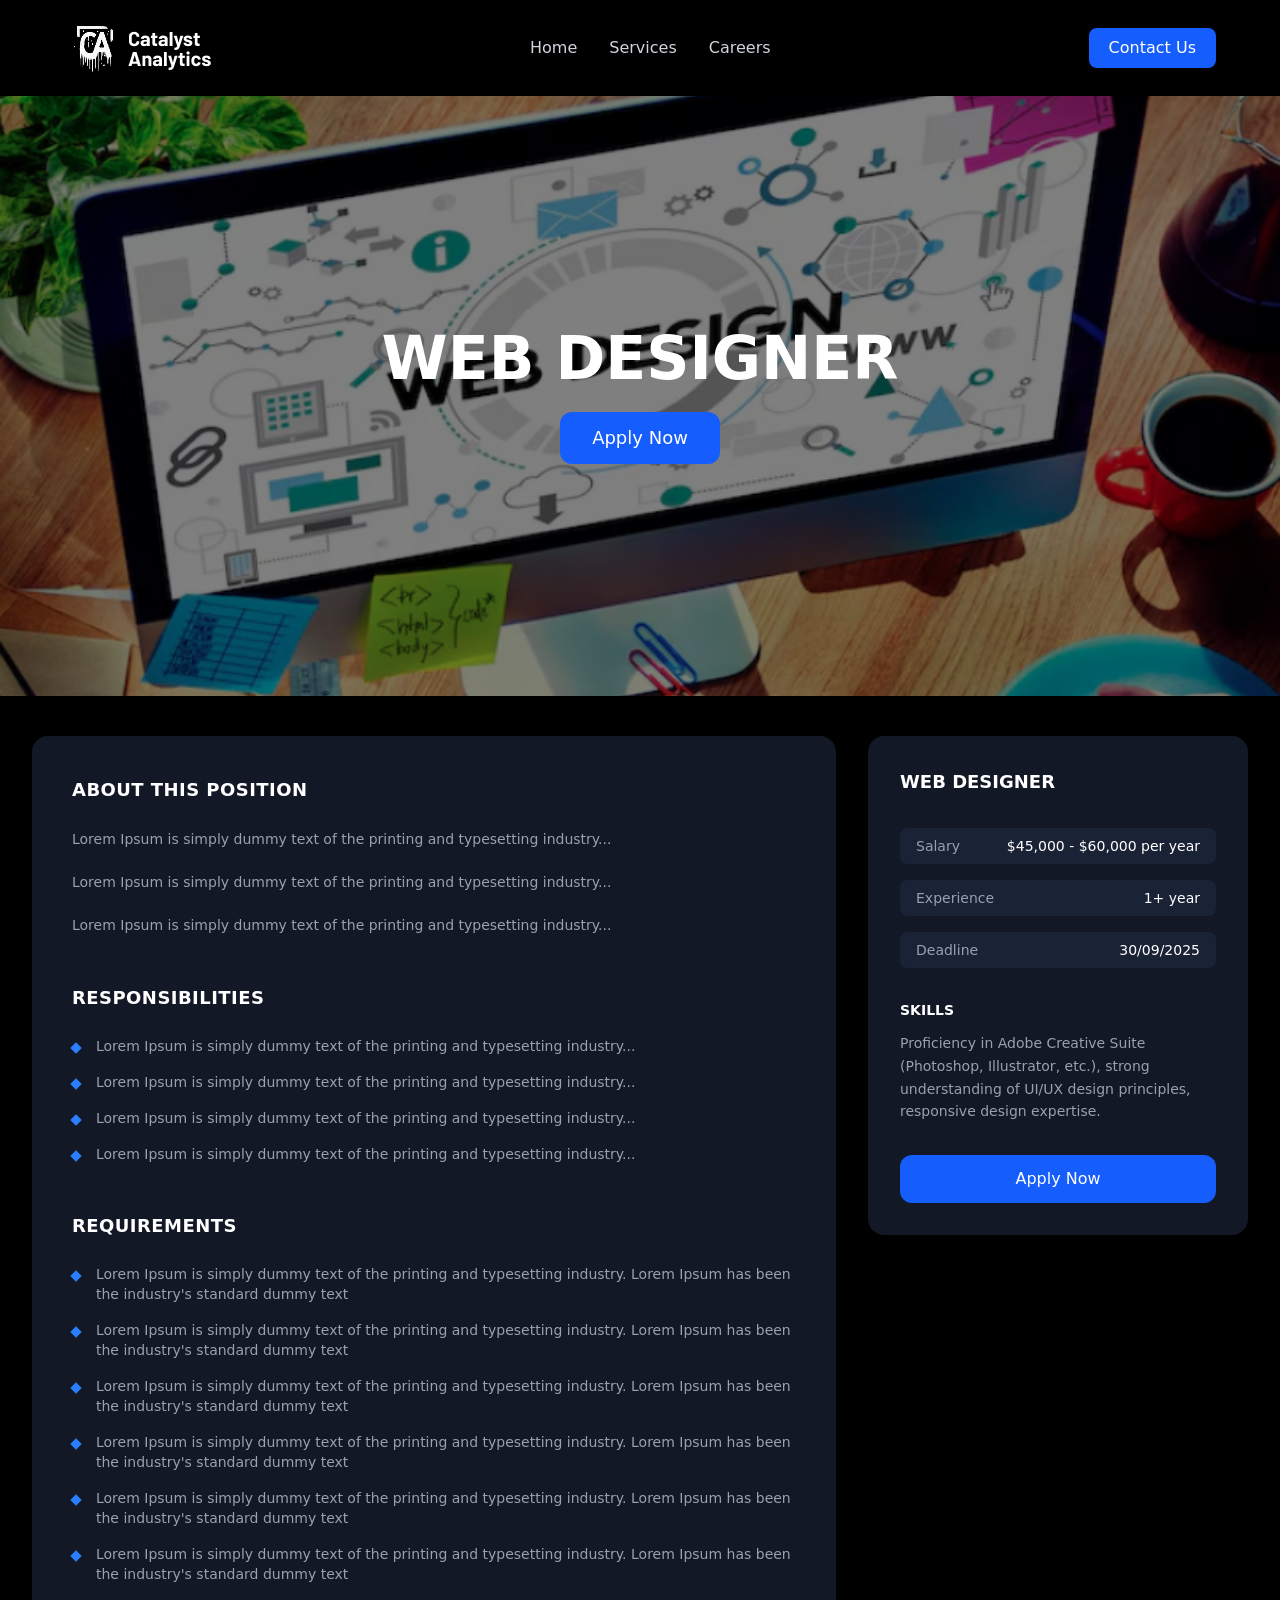
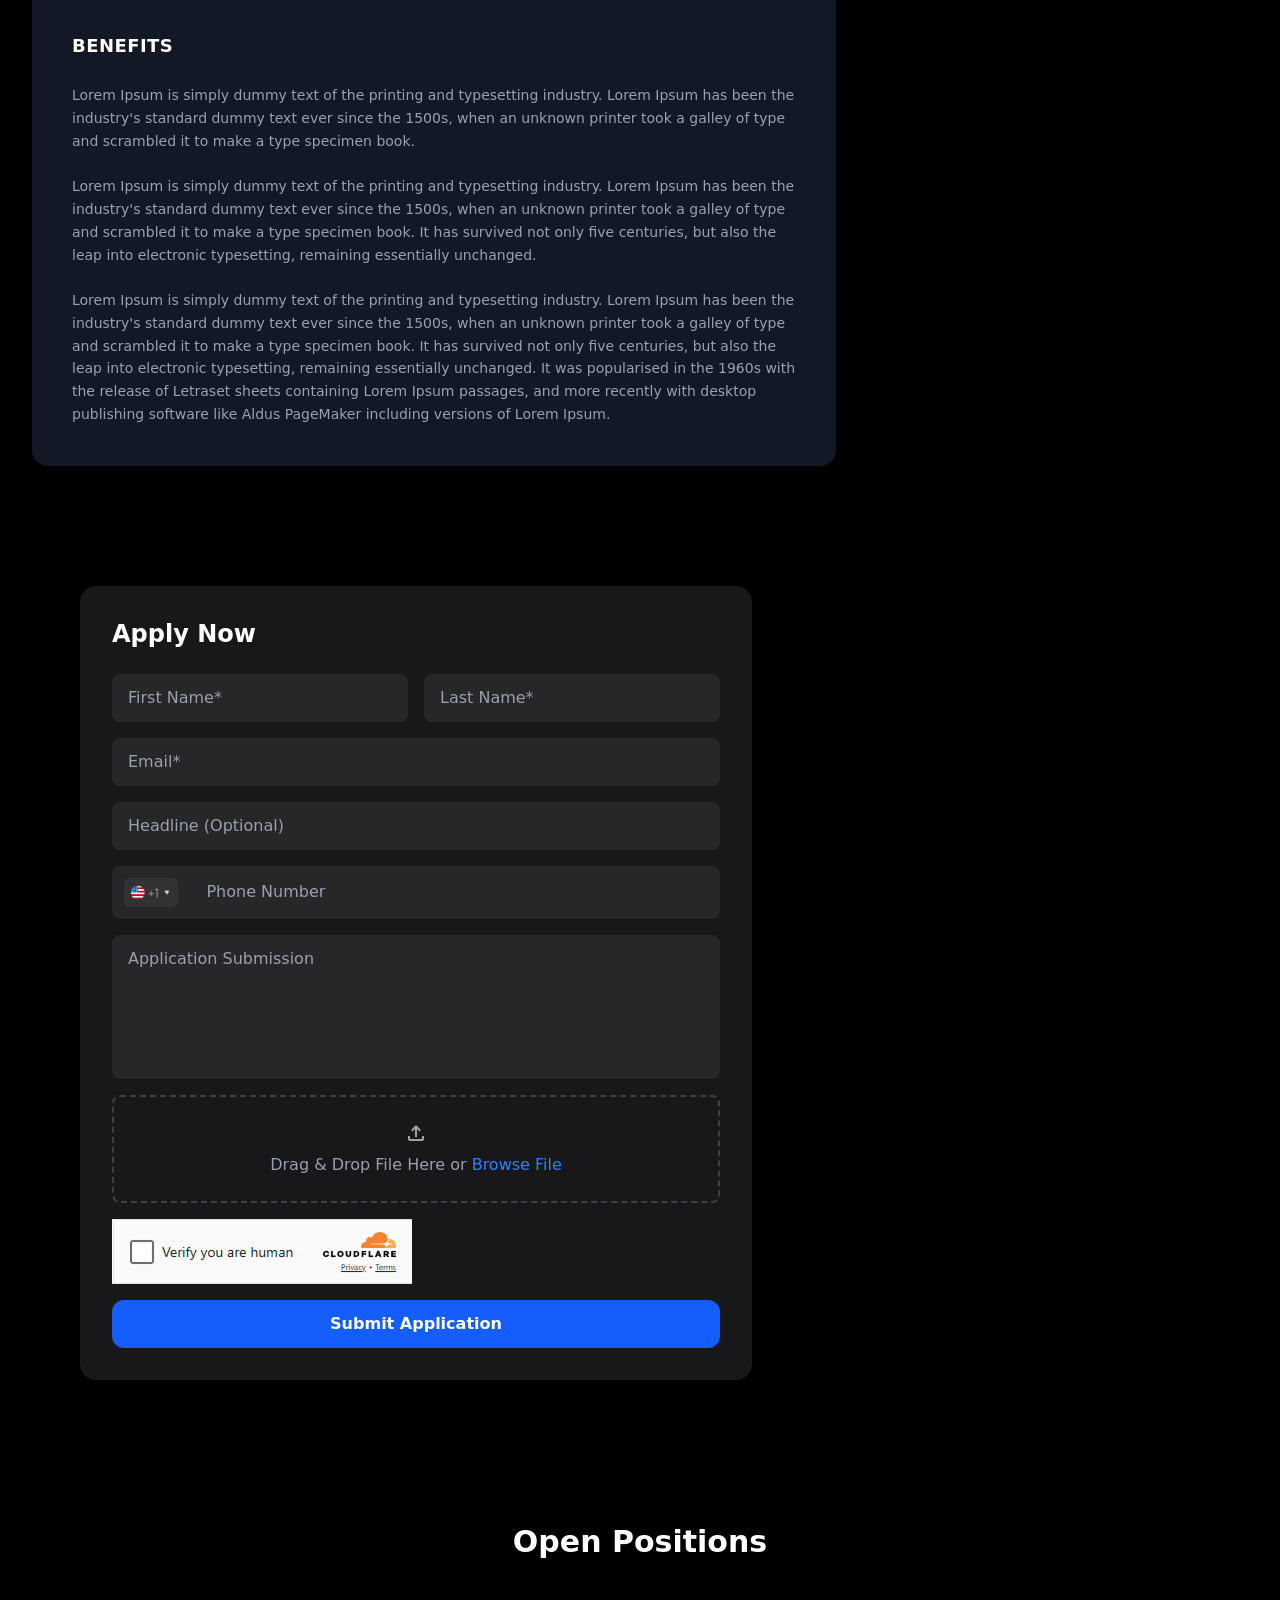
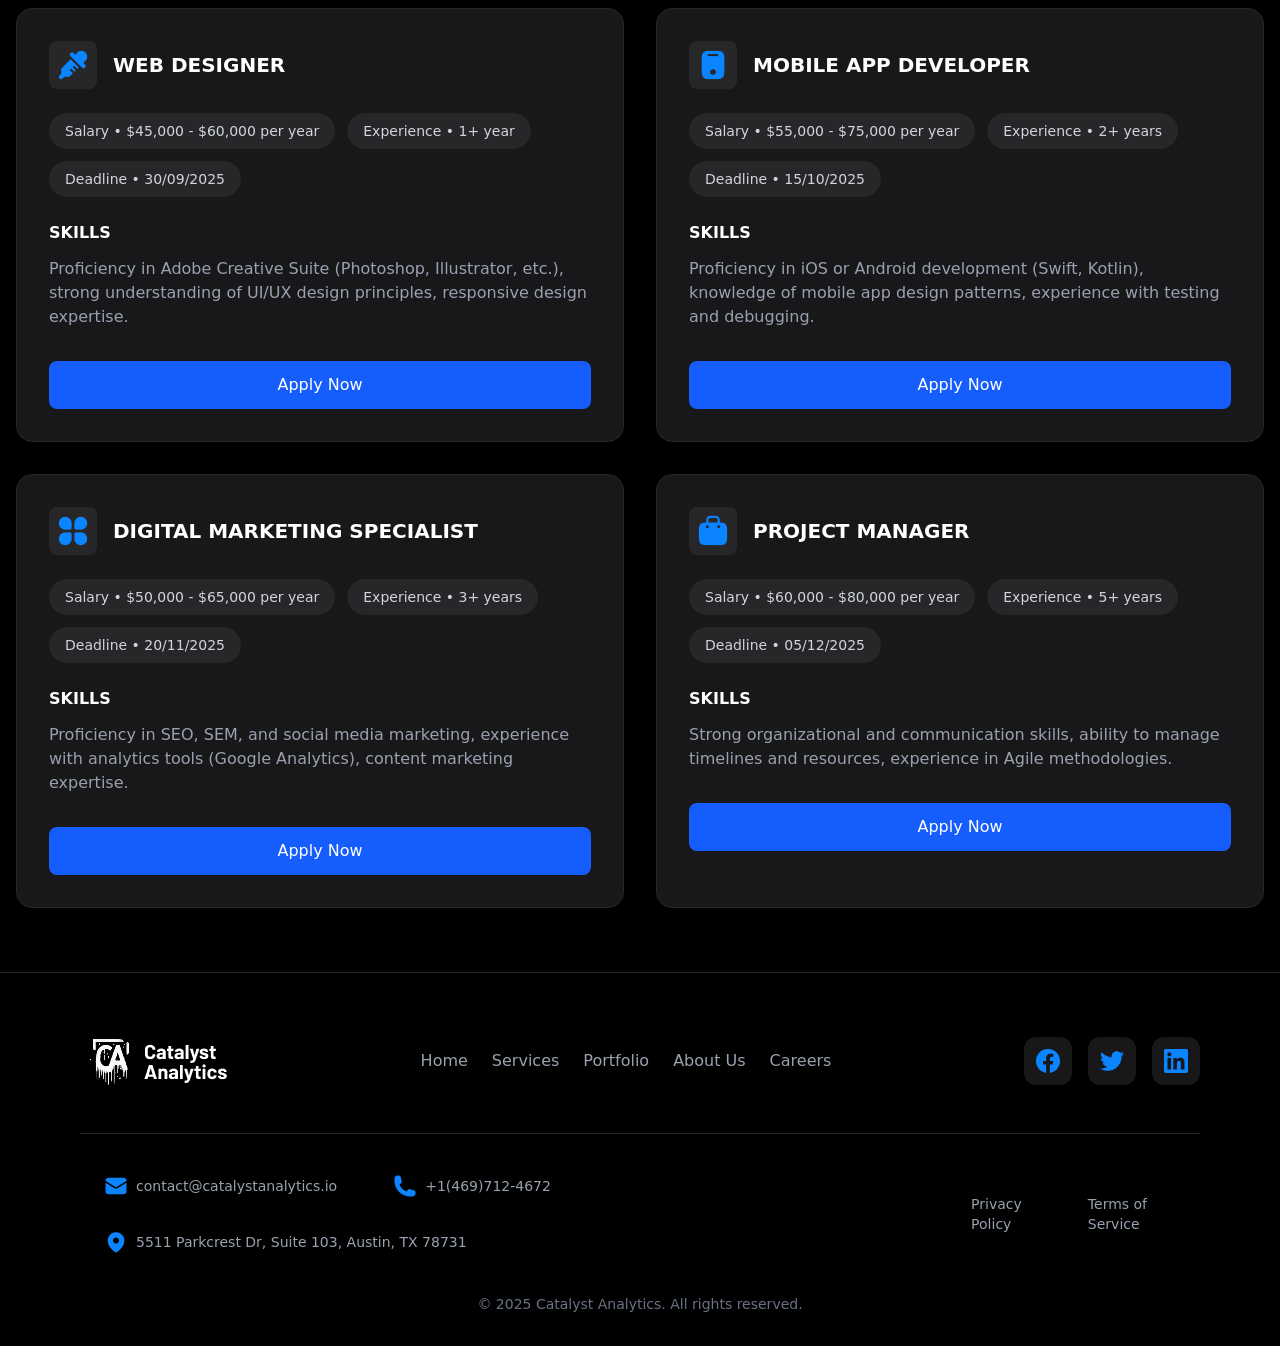
<file: src/paje 4/index.html>
<html lang="en">

<head>
    <meta charset="UTF-8">
    <meta name="viewport" content="width=device-width, initial-scale=1.0">
    <title>Document</title>
    <link rel="stylesheet" href="../output.css">
</head>

<body class="bg-black ">

    <header class="bg-black text-white">
        <div class="max-w-7xl mx-auto px-6 md:px-16 py-4 flex items-center justify-between">

            <div class="text-xl font-bold">
                <img src="./Logo (31).png" alt="">
            </div>

            <nav class="hidden md:flex gap-8 text-gray-300">
                <a href="#" class="hover:text-white transition">Home</a>
                <a href="#" class="hover:text-white transition">Services</a>
                <a href="#" class="hover:text-white transition">Careers</a>
            </nav>

            <button class="hidden md:block bg-blue-600 hover:bg-blue-700 px-5 py-2 rounded-lg transition">
                Contact Us
            </button>

            <button class="md:hidden text-white text-2xl">
                ☰
            </button>

        </div>
    </header>


    <section class="relative h-[500px] md:h-[600px] bg-cover bg-center flex items-center justify-center"
        style="background-image: url('./80df93300850e4ae83fe70b8668d6f4eb8bac384.png');">

        <div class="absolute inset-0 bg-black/50"></div>

        <div class="relative text-center text-white px-4">
            <h1 class="text-4xl md:text-6xl font-bold mb-6">
                WEB DESIGNER
            </h1>

            <button class="bg-blue-600 hover:bg-blue-700 px-8 py-3 rounded-xl text-lg transition">
                Apply Now
            </button>
        </div>

    </section>
    <div class=" min-h-screen py-10 px-4 md:px-8 text-gray-400">
        <div class="max-w-7xl mx-auto grid grid-cols-1 lg:grid-cols-[1fr_380px] gap-8">

            <div class="bg-[#121826] rounded-2xl p-8 md:p-10">

                <!-- ABOUT -->
                <h2 class="text-white text-lg tracking-wide font-semibold mb-6">
                    ABOUT THIS POSITION
                </h2>

                <div class="space-y-5 text-sm leading-relaxed mb-12">
                    <p>Lorem Ipsum is simply dummy text of the printing and typesetting industry...</p>
                    <p>Lorem Ipsum is simply dummy text of the printing and typesetting industry...</p>
                    <p>Lorem Ipsum is simply dummy text of the printing and typesetting industry...</p>
                </div>

                <h2 class="text-white text-lg tracking-wide font-semibold mb-6">
                    RESPONSIBILITIES
                </h2>

                <ul class="space-y-4 text-sm mb-12">
                    <li class="flex gap-4">
                        <span class="w-2 h-2 bg-blue-500 rotate-45 mt-2 shrink-0"></span>
                        <span>Lorem Ipsum is simply dummy text of the printing and typesetting industry...</span>
                    </li>
                    <li class="flex gap-4">
                        <span class="w-2 h-2 bg-blue-500 rotate-45 mt-2 shrink-0"></span>
                        <span>Lorem Ipsum is simply dummy text of the printing and typesetting industry...</span>
                    </li>
                    <li class="flex gap-4">
                        <span class="w-2 h-2 bg-blue-500 rotate-45 mt-2 shrink-0"></span>
                        <span>Lorem Ipsum is simply dummy text of the printing and typesetting industry...</span>
                    </li>
                    <li class="flex gap-4">
                        <span class="w-2 h-2 bg-blue-500 rotate-45 mt-2 shrink-0"></span>
                        <span>Lorem Ipsum is simply dummy text of the printing and typesetting industry...</span>
                    </li>
                </ul>

                <h2 class="text-white text-lg tracking-wide font-semibold mb-6">
                    REQUIREMENTS
                </h2>

                <ul class="space-y-4 text-sm mb-12">
                    <li class="flex gap-4">
                        <span class="w-2 h-2 bg-blue-500 rotate-45 mt-2 shrink-0"></span>
                        <span>Lorem Ipsum is simply dummy text of the printing and typesetting industry. Lorem Ipsum has
                            been the industry's standard dummy text</span>
                    </li>
                      <li class="flex gap-4">
                        <span class="w-2 h-2 bg-blue-500 rotate-45 mt-2 shrink-0"></span>
                        <span>Lorem Ipsum is simply dummy text of the printing and typesetting industry. Lorem Ipsum has
                            been the industry's standard dummy text</span>
                    </li>
                      <li class="flex gap-4">
                        <span class="w-2 h-2 bg-blue-500 rotate-45 mt-2 shrink-0"></span>
                        <span>Lorem Ipsum is simply dummy text of the printing and typesetting industry. Lorem Ipsum has
                            been the industry's standard dummy text</span>
                    </li>
                      <li class="flex gap-4">
                        <span class="w-2 h-2 bg-blue-500 rotate-45 mt-2 shrink-0"></span>
                        <span>Lorem Ipsum is simply dummy text of the printing and typesetting industry. Lorem Ipsum has
                            been the industry's standard dummy text</span>
                    </li>
                      <li class="flex gap-4">
                        <span class="w-2 h-2 bg-blue-500 rotate-45 mt-2 shrink-0"></span>
                        <span>Lorem Ipsum is simply dummy text of the printing and typesetting industry. Lorem Ipsum has
                            been the industry's standard dummy text</span>
                    </li>
                      <li class="flex gap-4">
                        <span class="w-2 h-2 bg-blue-500 rotate-45 mt-2 shrink-0"></span>
                        <span>Lorem Ipsum is simply dummy text of the printing and typesetting industry. Lorem Ipsum has
                            been the industry's standard dummy text</span>
                    </li>
                   
                </ul>

                <h2 class="text-white text-lg tracking-wide font-semibold mb-6">
                    BENEFITS
                </h2>

                <div class="space-y-5 text-sm leading-relaxed">
                    Lorem Ipsum is simply dummy text of the printing and typesetting industry. Lorem Ipsum has been the
                    industry's standard dummy text ever since the 1500s, when an unknown printer took a galley of type
                    and scrambled it to make a type specimen book. <br> <br>

                    Lorem Ipsum is simply dummy text of the printing and typesetting industry. Lorem Ipsum has been the
                    industry's standard dummy text ever since the 1500s, when an unknown printer took a galley of type
                    and scrambled it to make a type specimen book. It has survived not only five centuries, but also the
                    leap into electronic typesetting, remaining essentially unchanged. <br> <br>

                    Lorem Ipsum is simply dummy text of the printing and typesetting industry. Lorem Ipsum has been the
                    industry's standard dummy text ever since the 1500s, when an unknown printer took a galley of type
                    and scrambled it to make a type specimen book. It has survived not only five centuries, but also the
                    leap into electronic typesetting, remaining essentially unchanged. It was popularised in the 1960s
                    with the release of Letraset sheets containing Lorem Ipsum passages, and more recently with desktop
                    publishing software like Aldus PageMaker including versions of Lorem Ipsum. <br>
                </div>

            </div>

            <div class="bg-[#121826] rounded-2xl p-8 h-fit">

                <h3 class="text-white text-lg font-semibold mb-8">
                    WEB DESIGNER
                </h3>

                <div class="space-y-4 text-sm mb-8">
                    <div class="flex justify-between items-center bg-[#1a2235] rounded-lg px-4 py-2">
                        <span class="text-gray-400">Salary</span>
                        <span class="text-white">$45,000 - $60,000 per year</span>
                    </div>

                    <div class="flex justify-between items-center bg-[#1a2235] rounded-lg px-4 py-2">
                        <span class="text-gray-400">Experience</span>
                        <span class="text-white">1+ year</span>
                    </div>

                    <div class="flex justify-between items-center bg-[#1a2235] rounded-lg px-4 py-2">
                        <span class="text-gray-400">Deadline</span>
                        <span class="text-white">30/09/2025</span>
                    </div>
                </div>

                <div class="mb-8">
                    <h4 class="text-white font-semibold mb-3 text-sm">SKILLS</h4>
                    <p class="text-sm leading-relaxed">
                        Proficiency in Adobe Creative Suite (Photoshop, Illustrator, etc.),
                        strong understanding of UI/UX design principles,
                        responsive design expertise.
                    </p>
                </div>

                <button
                    class="w-full bg-blue-600 hover:bg-blue-700 transition-all duration-300 rounded-xl py-3 text-white font-medium">
                    Apply Now
                </button>

            </div>

        </div>
    </div>
    <div class="lg:p-20">

        <div class="w-full max-w-2xl bg-zinc-900 rounded-2xl p-8 shadow-2xl ">
            
            <h2 class="text-white text-2xl font-semibold mb-6">Apply Now</h2>
            
            <form class="space-y-4">
                
                <!-- Name Row -->
                <div class="grid grid-cols-1 md:grid-cols-2 gap-4">
                    <input type="text" placeholder="First Name*" 
                    class="w-full bg-zinc-800 text-white placeholder-gray-400 rounded-lg px-4 py-3 focus:outline-none focus:ring-2 focus:ring-blue-500">

                    <input type="text" placeholder="Last Name*" 
          class="w-full bg-zinc-800 text-white placeholder-gray-400 rounded-lg px-4 py-3 focus:outline-none focus:ring-2 focus:ring-blue-500">
      </div>
      
      <input type="email" placeholder="Email*" 
      class="w-full bg-zinc-800 text-white placeholder-gray-400 rounded-lg px-4 py-3 focus:outline-none focus:ring-2 focus:ring-blue-500">
      
      <input type="text" placeholder="Headline (Optional)" 
      class="w-full bg-zinc-800 text-white placeholder-gray-400 rounded-lg px-4 py-3 focus:outline-none focus:ring-2 focus:ring-blue-500">
      
      <div class="flex">
          <div class="bg-zinc-800 text-white rounded-l-lg px-3 py-3 focus:outline-none focus:ring-2 focus:ring-blue-500">
              <img src="./Frame 1707480642.png" alt="">
            </div>
            <input type="tel" placeholder="Phone Number" 
            class="w-full bg-zinc-800 text-white placeholder-gray-400 rounded-r-lg px-4 py-3 focus:outline-none focus:ring-2 focus:ring-blue-500">
        </div>
        
        <textarea rows="5" placeholder="Application Submission"
        class="w-full bg-zinc-800 text-white placeholder-gray-400 rounded-lg px-4 py-3 focus:outline-none focus:ring-2 focus:ring-blue-500 resize-none"></textarea>
        
        <div class="border-2 border-dashed border-zinc-700 rounded-lg p-6 text-center text-gray-400 hover:border-blue-500 transition cursor-pointer">
            <p class="flex justify-center"><img src="./material-symbols_upload.png" alt=""></p>
            <p class="mt-2">Drag & Drop File Here or 
                <span class="text-blue-500 hover:underline">Browse File</span>
            </p>
            <input type="file" class="hidden">
        </div>
        
        <div class="">
        <img src="./image 8.png" alt="">
    </div>
    <button type="submit"
    class="w-full bg-blue-600 hover:bg-blue-700 transition text-white font-semibold py-3 rounded-xl">
    Submit Application
</button>

</form>
</div>

</div>
<div class="w-full bg-black py-16">
  <div class="max-w-7xl mx-auto px-4">
    
    <h2 class="text-white text-3xl font-semibold text-center mb-12">
      Open Positions
    </h2>

    <div class="grid grid-cols-1 md:grid-cols-2 gap-8">
      
      <div class="bg-zinc-900 rounded-2xl p-8 border border-zinc-800 hover:border-zinc-700 transition">
        <div class="flex items-center gap-4 mb-6">
          <div class="w-12 h-12 rounded-lg bg-zinc-800 flex items-center justify-center text-blue-500">
            <img src="./Pipette.png" alt="">
          </div>
          <h3 class="text-white text-xl font-semibold">WEB DESIGNER</h3>
        </div>

        <div class="flex flex-wrap gap-3 mb-6">
          <span class="bg-zinc-800 text-gray-300 px-4 py-2 rounded-full text-sm">
            Salary • $45,000 - $60,000 per year
          </span>
          <span class="bg-zinc-800 text-gray-300 px-4 py-2 rounded-full text-sm">
            Experience • 1+ year
          </span>
          <span class="bg-zinc-800 text-gray-300 px-4 py-2 rounded-full text-sm">
            Deadline • 30/09/2025
          </span>
        </div>

        <h4 class="text-white font-semibold mb-3">SKILLS</h4>
        <p class="text-gray-400 mb-8">
          Proficiency in Adobe Creative Suite (Photoshop, Illustrator, etc.),
          strong understanding of UI/UX design principles, responsive design expertise.
        </p>

        <button class="w-full bg-blue-600 hover:bg-blue-700 text-white py-3 rounded-lg transition">
          Apply Now
        </button>
      </div>

      <div class="bg-zinc-900 rounded-2xl p-8 border border-zinc-800 hover:border-zinc-700 transition">
        <div class="flex items-center gap-4 mb-6">
          <div class="w-12 h-12 rounded-lg bg-zinc-800 flex items-center justify-center text-blue-500">
            <img src="./Smartphone 2.png" alt="">
          </div>
          <h3 class="text-white text-xl font-semibold">MOBILE APP DEVELOPER</h3>
        </div>

        <div class="flex flex-wrap gap-3 mb-6">
          <span class="bg-zinc-800 text-gray-300 px-4 py-2 rounded-full text-sm">
            Salary • $55,000 - $75,000 per year
          </span>
          <span class="bg-zinc-800 text-gray-300 px-4 py-2 rounded-full text-sm">
            Experience • 2+ years
          </span>
          <span class="bg-zinc-800 text-gray-300 px-4 py-2 rounded-full text-sm">
            Deadline • 15/10/2025
          </span>
        </div>

        <h4 class="text-white font-semibold mb-3">SKILLS</h4>
        <p class="text-gray-400 mb-8">
          Proficiency in iOS or Android development (Swift, Kotlin),
          knowledge of mobile app design patterns, experience with testing and debugging.
        </p>

        <button class="w-full bg-blue-600 hover:bg-blue-700 text-white py-3 rounded-lg transition">
          Apply Now
        </button>
      </div>

      <!-- Card 3 -->
      <div class="bg-zinc-900 rounded-2xl p-8 border border-zinc-800 hover:border-zinc-700 transition">
        <div class="flex items-center gap-4 mb-6">
          <div class="w-12 h-12 rounded-lg bg-zinc-800 flex items-center justify-center text-blue-500">
            <img src="./Widget 6.png" alt="">
          </div>
          <h3 class="text-white text-xl font-semibold">DIGITAL MARKETING SPECIALIST</h3>
        </div>

        <div class="flex flex-wrap gap-3 mb-6">
          <span class="bg-zinc-800 text-gray-300 px-4 py-2 rounded-full text-sm">
            Salary • $50,000 - $65,000 per year
          </span>
          <span class="bg-zinc-800 text-gray-300 px-4 py-2 rounded-full text-sm">
            Experience • 3+ years
          </span>
          <span class="bg-zinc-800 text-gray-300 px-4 py-2 rounded-full text-sm">
            Deadline • 20/11/2025
          </span>
        </div>

        <h4 class="text-white font-semibold mb-3">SKILLS</h4>
        <p class="text-gray-400 mb-8">
          Proficiency in SEO, SEM, and social media marketing,
          experience with analytics tools (Google Analytics), content marketing expertise.
        </p>

        <button class="w-full bg-blue-600 hover:bg-blue-700 text-white py-3 rounded-lg transition">
          Apply Now
        </button>
      </div>

      <!-- Card 4 -->
      <div class="bg-zinc-900 rounded-2xl p-8 border border-zinc-800 hover:border-zinc-700 transition">
        <div class="flex items-center gap-4 mb-6">
          <div class="w-12 h-12 rounded-lg bg-zinc-800 flex items-center justify-center text-blue-500">
            <img src="./Suitcase.png" alt="">
          </div>
          <h3 class="text-white text-xl font-semibold">PROJECT MANAGER</h3>
        </div>

        <div class="flex flex-wrap gap-3 mb-6">
          <span class="bg-zinc-800 text-gray-300 px-4 py-2 rounded-full text-sm">
            Salary • $60,000 - $80,000 per year
          </span>
          <span class="bg-zinc-800 text-gray-300 px-4 py-2 rounded-full text-sm">
            Experience • 5+ years
          </span>
          <span class="bg-zinc-800 text-gray-300 px-4 py-2 rounded-full text-sm">
            Deadline • 05/12/2025
          </span>
        </div>

        <h4 class="text-white font-semibold mb-3">SKILLS</h4>
        <p class="text-gray-400 mb-8">
          Strong organizational and communication skills, ability to manage timelines and resources,
          experience in Agile methodologies.
        </p>

        <button class="w-full bg-blue-600 hover:bg-blue-700 text-white py-3 rounded-lg transition">
          Apply Now
        </button>
      </div>

    </div>
  </div>
</div>
<footer class="border-t border-zinc-800 pt-14 pb-8 px-6 lg:px-20 text-white">

  <div class="max-w-7xl mx-auto">

    <div class="flex flex-col lg:flex-row lg:items-center lg:justify-between gap-10">

      <div>
        <img src="./Logo (31).png" alt="">
      </div>

      <nav class="flex flex-wrap justify-center gap-6 text-gray-400">
        <a href="#" class="hover:text-white transition">Home</a>
        <a href="#" class="hover:text-white transition">Services</a>
        <a href="#" class="hover:text-white transition">Portfolio</a>
        <a href="#" class="hover:text-white transition">About Us</a>
        <a href="#" class="hover:text-white transition">Careers</a>
      </nav>
      <div class="flex gap-4 justify-center lg:justify-end">
        <a href="#" class="w-12 h-12 flex items-center justify-center bg-zinc-900 rounded-xl hover:bg-blue-600 transition">
          <i data-lucide="facebook"><img src="./Icon (64).png" alt=""></i>
        </a>
        <a href="#" class="w-12 h-12 flex items-center justify-center bg-zinc-900 rounded-xl hover:bg-sky-500 transition">
          <i data-lucide="twitter"><img src="./Icon (65).png" alt=""></i>
        </a>
        <a href="#" class="w-12 h-12 flex items-center justify-center bg-zinc-900 rounded-xl hover:bg-blue-700 transition">
          <i data-lucide="linkedin"><img src="./Icon (66).png" alt=""></i>
        </a>
      </div>

    </div>

    <div class="border-t border-zinc-800 my-10"></div>

    <div class="flex flex-col lg:flex-row lg:items-center lg:justify-between gap-6 text-gray-400 text-sm">

      <div class="flex flex-col md:flex-row md:flex-wrap gap-4 md:gap-8">
        <div class="flex items-center gap-2">
          <i data-lucide="mail" class="w-4 h-4 text-blue-500"></i>
          <img src="./Icon (67).png" alt=""> contact@catalystanalytics.io
        </div>
        <div class="flex items-center gap-2">
          <i data-lucide="phone" class="w-4 h-4 text-blue-500"></i>
          <img src="./Icon (68).png" alt=""> +1(469)712-4672
        </div>
        <div class="flex items-center gap-2">
          <i data-lucide="map-pin" class="w-4 h-4 text-blue-500"></i>
          <img src="./Icon (69).png" alt=""> 5511 Parkcrest Dr, Suite 103, Austin, TX 78731
        </div>
      </div>

      <div class="flex gap-6">
        <a href="#" class="hover:text-white transition">Privacy Policy</a>
        <a href="#" class="hover:text-white transition">Terms of Service</a>
      </div>

    </div>

    <div class="text-center text-gray-500 text-sm mt-10">
      © 2025 Catalyst Analytics. All rights reserved.
    </div>

  </div>

</footer>
</body>

</html>
</file>
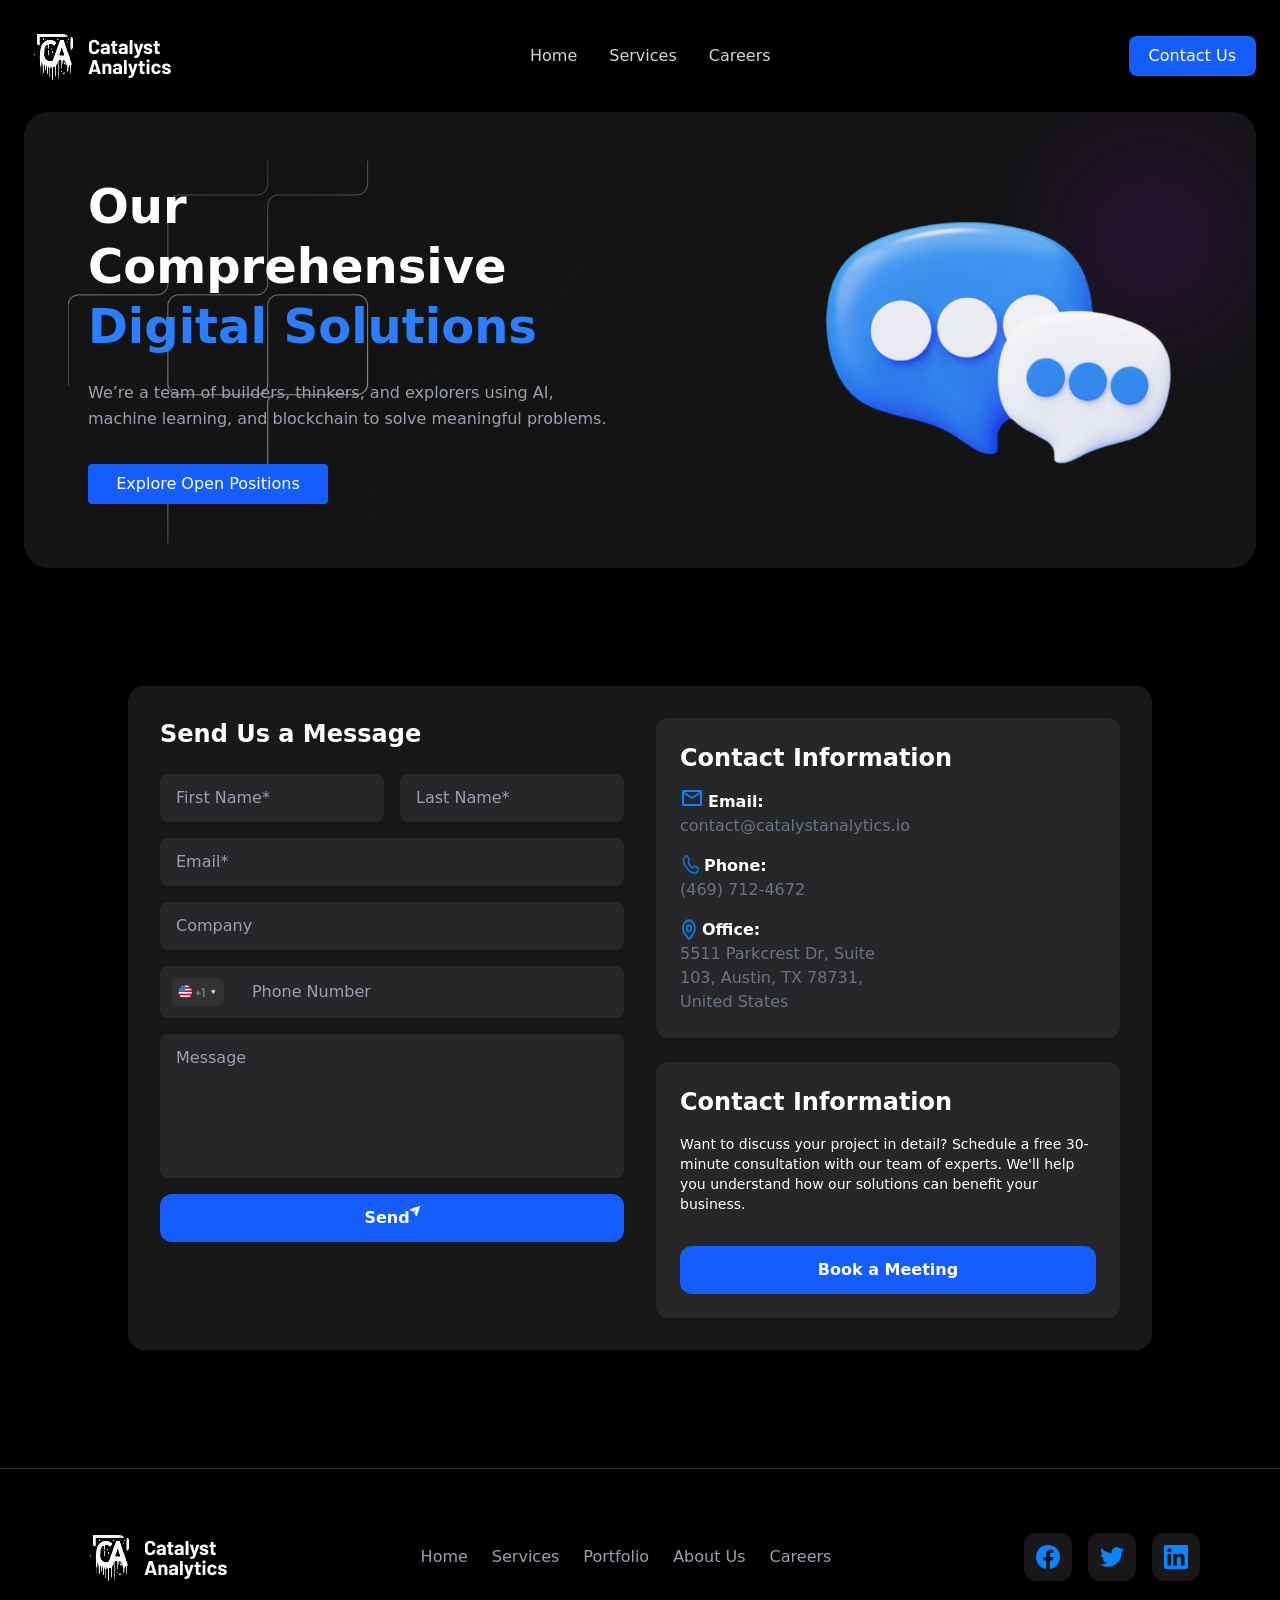
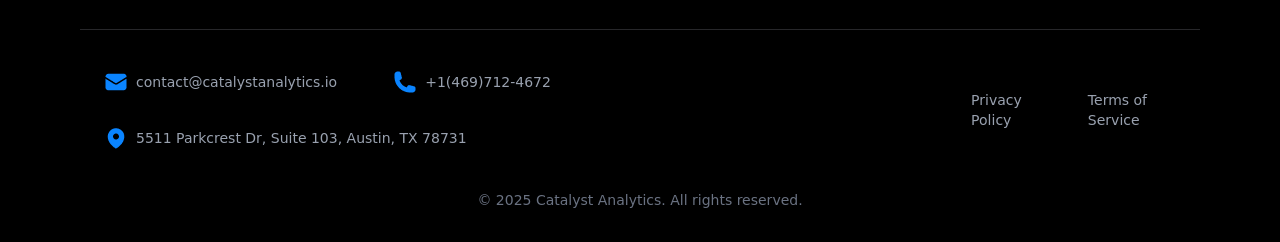
<file: src/paje 5/index.html>
<html lang="en">

<head>
    <meta charset="UTF-8">
    <meta name="viewport" content="width=device-width, initial-scale=1.0">
    <title>Document</title>
    <link rel="stylesheet" href="../output.css">
</head>

<body>

    <body class="bg-black text-white">

        <header class="container mx-auto px-6 py-6 flex items-center justify-between">
            <div class="text-xl font-bold">
              <img src="./Logo (32).png" alt="">
            </div>

            <nav class="hidden md:flex gap-8 text-gray-300">
                <a href="#" class="hover:text-white">Home</a>
                <a href="#" class="hover:text-white">Services</a>
                <a href="#" class="hover:text-white">Careers</a>
            </nav>

            <button class="hidden md:block bg-blue-600 hover:bg-blue-700 px-5 py-2 rounded-lg">
                Contact Us
            </button>

            <button class="md:hidden text-white">
                ☰
            </button>
        </header>

        <section class="container mx-auto px-6">
            <div class="relative bg-[#141414] rounded-3xl overflow-hidden p-8 md:p-16">

                <div class="absolute top-10 left-10 w-full h-20 "><img
                        src="./f922a48ea78c1993f691db0e005ad82576e9927a (5).png" alt=""></div>

                <div class="grid md:grid-cols-2 gap-10 items-center relative z-10">

                    <div>
                        <h1 class="text-3xl md:text-5xl font-bold leading-tight">
                            Our Comprehensive
                            <span class="text-blue-500">Digital Solutions</span>
                        </h1>

                        <p class="mt-6 text-gray-400 leading-relaxed max-w-xl">
                            We’re a team of builders, thinkers, and explorers using AI, machine learning, and blockchain
                            to solve meaningful problems.
                        </p>
                        <button class="w-60 mt-8 px-4 py-2 rounded bg-blue-600">Explore Open Positions</button>
                    </div>

                    <div class="relative flex justify-center md:justify-end">

                        <img src="./3c05fef809f4be825780230b2fb21e763df8c5fe.png" alt="Gear" class="w-72 md:w-96 relative z-20" />

                        <div class="absolute -top-10 -right-10 w-40 h-40 bg-purple-600/20 rounded-full blur-3xl"></div>

                    </div>
                </div>
            </div>
        </section>
        <div class=" flex items-center justify-center min-h-screen p-6">

            <div class="w-full max-w-5xl bg-zinc-900 rounded-2xl p-8 shadow-2xl grid grid-cols-1 md:grid-cols-2 gap-8 text-gray-500">
                
    <div class="space-y-6">
      <h2 class="text-white text-2xl font-semibold">Send Us a Message</h2>

      <form class="space-y-4">
      
        <div class="grid grid-cols-1 md:grid-cols-2 gap-4">
          <input type="text" placeholder="First Name*" 
            class="w-full bg-zinc-800 text-white placeholder-gray-400 rounded-lg px-4 py-3 focus:outline-none focus:ring-2 focus:ring-blue-500">

          <input type="text" placeholder="Last Name*" 
            class="w-full bg-zinc-800 text-white placeholder-gray-400 rounded-lg px-4 py-3 focus:outline-none focus:ring-2 focus:ring-blue-500">
        </div>

        <!-- Email -->
        <input type="email" placeholder="Email*" 
          class="w-full bg-zinc-800 text-white placeholder-gray-400 rounded-lg px-4 py-3 focus:outline-none focus:ring-2 focus:ring-blue-500">

        <input type="text" placeholder="Company" 
          class="w-full bg-zinc-800 text-white placeholder-gray-400 rounded-lg px-4 py-3 focus:outline-none focus:ring-2 focus:ring-blue-500">

        <div class="flex">
          <div class="bg-zinc-800 text-white rounded-l-lg px-3 py-3 focus:outline-none focus:ring-2 focus:ring-blue-500">
            <img src="./Frame 1707480642 (1).png" alt="">
          </div>
          <input type="tel" placeholder="Phone Number" 
            class="w-full bg-zinc-800 text-white placeholder-gray-400 rounded-r-lg px-4 py-3 focus:outline-none focus:ring-2 focus:ring-blue-500">
        </div>

        <textarea rows="5" placeholder="Message"
          class="w-full bg-zinc-800 text-white placeholder-gray-400 rounded-lg px-4 py-3 focus:outline-none focus:ring-2 focus:ring-blue-500 resize-none"></textarea>

        <button type="submit"
          class="w-full bg-blue-600 hover:bg-blue-700 transition text-white font-semibold py-3 rounded-xl flex justify-center p-3">
          Send <img class="h-2.5 " src="./Vector (63).png" alt="">
        </button>
      </form>
    </div>

    <div class="space-y-6">
      <div class="bg-zinc-800 p-6 rounded-xl space-y-4">
        <h3 class="text-white text-2xl font-semibold">Contact Information</h3>
        
        <div class="text-white">
          <span class="font-semibold flex gap-1"> <img src="./ic_outline-email.png" alt=""> Email:</span>
          <p class="text-gray-500">contact@catalystanalytics.io</p>
        </div>

        <div class="text-white">
          <span class="font-semibold flex gap-1"><img src="./solar_phone-outline.png" alt=""> Phone:</span>
          <p class="text-gray-500">(469) 712-4672</p>
        </div>
        <div class="text-white">
          <span class="font-semibold flex gap-1 "> <img src="./proicons_location.png" alt="">Office:</span>
          <p class="w-50 text-gray-500">5511 Parkcrest Dr, Suite 103, Austin, TX 78731, United States</p>
        </div>
    </div>
    
      <div class="bg-zinc-800 p-6 rounded-xl space-y-4">
        <h3 class="text-white text-2xl font-semibold">Contact Information</h3>
        <p class="text-white text-sm">Want to discuss your project in detail? Schedule a free 30-minute consultation with our team of experts. We'll help you understand how our solutions can benefit your business.</p>
        <button class="w-full mt-4 bg-blue-600 hover:bg-blue-700 transition text-white font-semibold py-3 rounded-xl">
          Book a Meeting
        </button>
      </div>
    </div>
    
  </div>

</div>
<footer class="border-t border-zinc-800 pt-14 pb-8 px-6 lg:px-20 text-white">

  <div class="max-w-7xl mx-auto">

    <div class="flex flex-col lg:flex-row lg:items-center lg:justify-between gap-10">

      <div>
        <img src="./Logo (32).png" alt="">
      </div>

      <nav class="flex flex-wrap justify-center gap-6 text-gray-400">
        <a href="#" class="hover:text-white transition">Home</a>
        <a href="#" class="hover:text-white transition">Services</a>
        <a href="#" class="hover:text-white transition">Portfolio</a>
        <a href="#" class="hover:text-white transition">About Us</a>
        <a href="#" class="hover:text-white transition">Careers</a>
      </nav>
      <div class="flex gap-4 justify-center lg:justify-end">
        <a href="#" class="w-12 h-12 flex items-center justify-center bg-zinc-900 rounded-xl hover:bg-blue-600 transition">
          <i data-lucide="facebook"><img src="./Icon (70).png" alt=""></i>
        </a>
        <a href="#" class="w-12 h-12 flex items-center justify-center bg-zinc-900 rounded-xl hover:bg-sky-500 transition">
          <i data-lucide="twitter"><img src="./Icon (71).png" alt=""></i>
        </a>
        <a href="#" class="w-12 h-12 flex items-center justify-center bg-zinc-900 rounded-xl hover:bg-blue-700 transition">
          <i data-lucide="linkedin"><img src="./Icon (72).png" alt=""></i>
        </a>
      </div>

    </div>

    <div class="border-t border-zinc-800 my-10"></div>

    <div class="flex flex-col lg:flex-row lg:items-center lg:justify-between gap-6 text-gray-400 text-sm">

      <div class="flex flex-col md:flex-row md:flex-wrap gap-4 md:gap-8">
        <div class="flex items-center gap-2">
          <i data-lucide="mail" class="w-4 h-4 text-blue-500"></i>
          <img src="./Icon (73).png" alt=""> contact@catalystanalytics.io
        </div>
        <div class="flex items-center gap-2">
          <i data-lucide="phone" class="w-4 h-4 text-blue-500"></i>
          <img src="./Icon (74).png" alt=""> +1(469)712-4672
        </div>
        <div class="flex items-center gap-2">
          <i data-lucide="map-pin" class="w-4 h-4 text-blue-500"></i>
          <img src="./Icon (75).png" alt=""> 5511 Parkcrest Dr, Suite 103, Austin, TX 78731
        </div>
      </div>

      <div class="flex gap-6">
        <a href="#" class="hover:text-white transition">Privacy Policy</a>
        <a href="#" class="hover:text-white transition">Terms of Service</a>
      </div>

    </div>

    <div class="text-center text-gray-500 text-sm mt-10">
      © 2025 Catalyst Analytics. All rights reserved.
    </div>

  </div>

</footer>
    </body>

</html>
</file>
